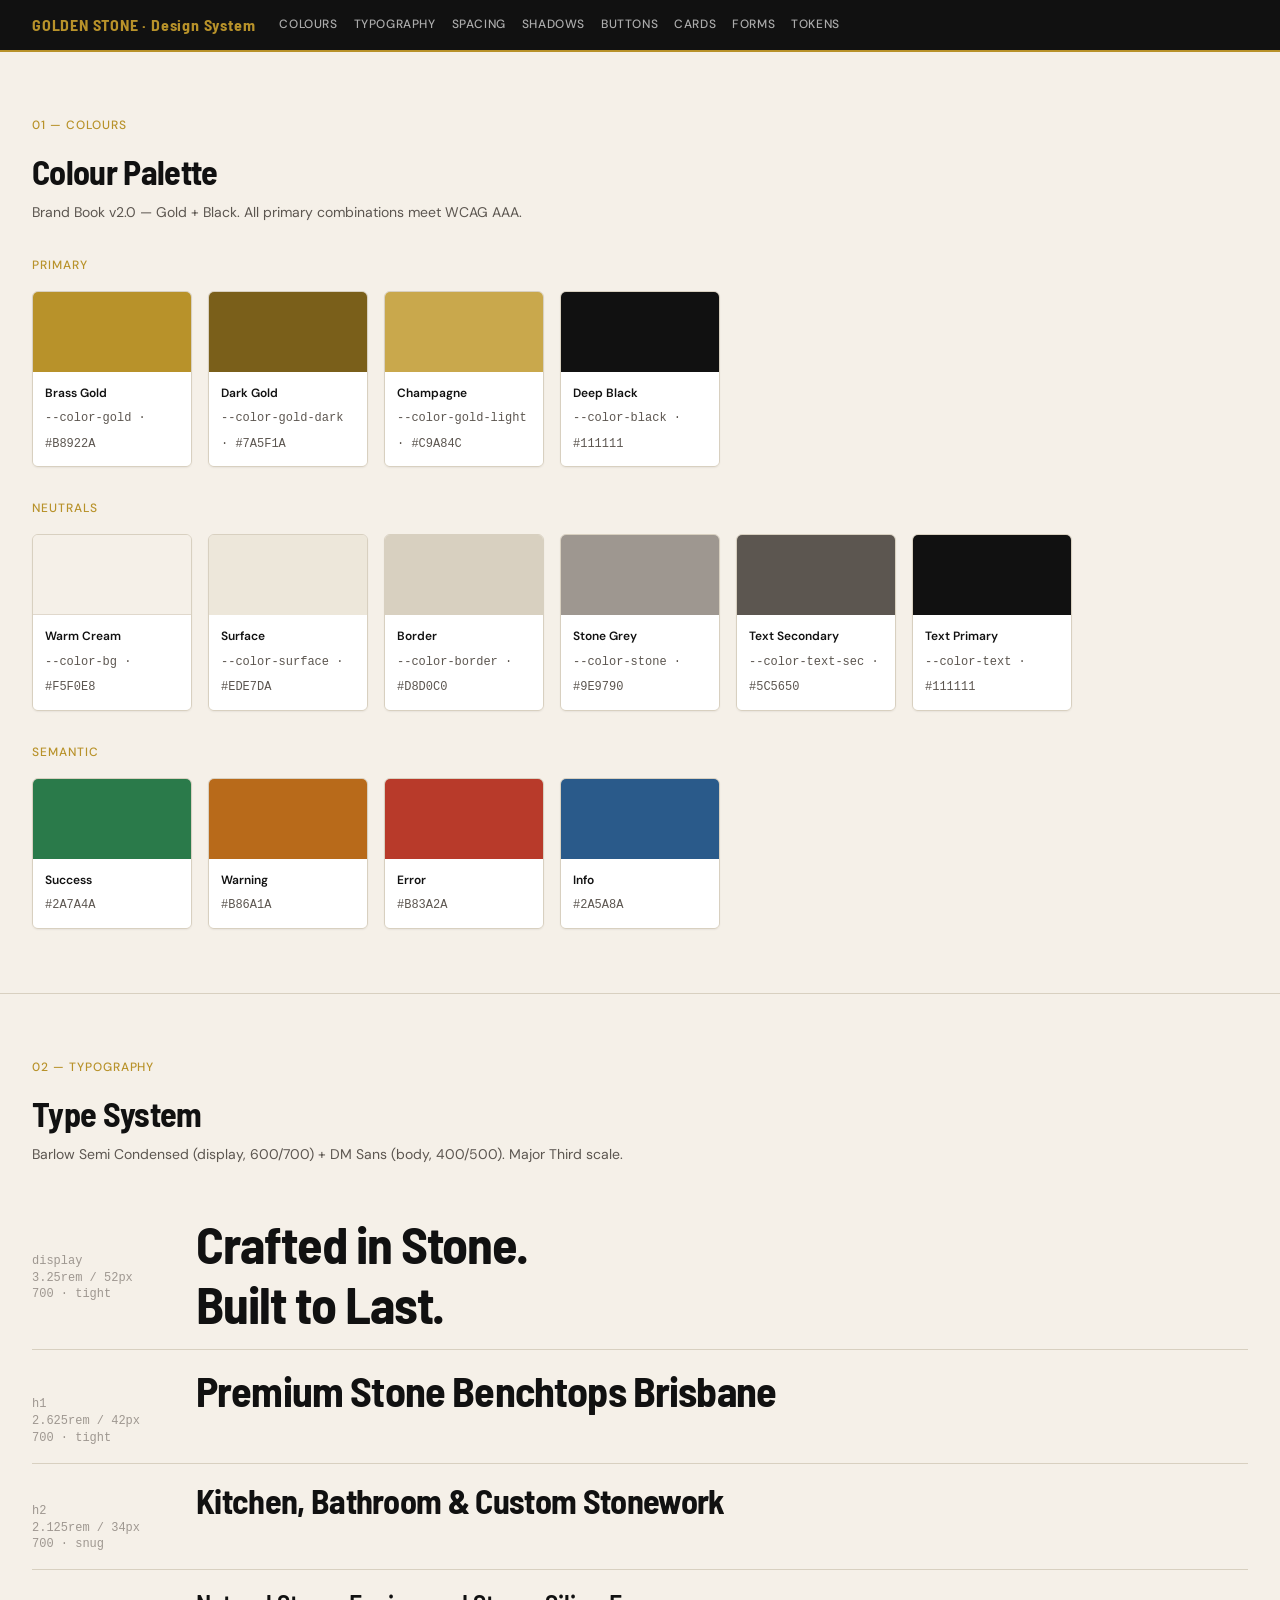
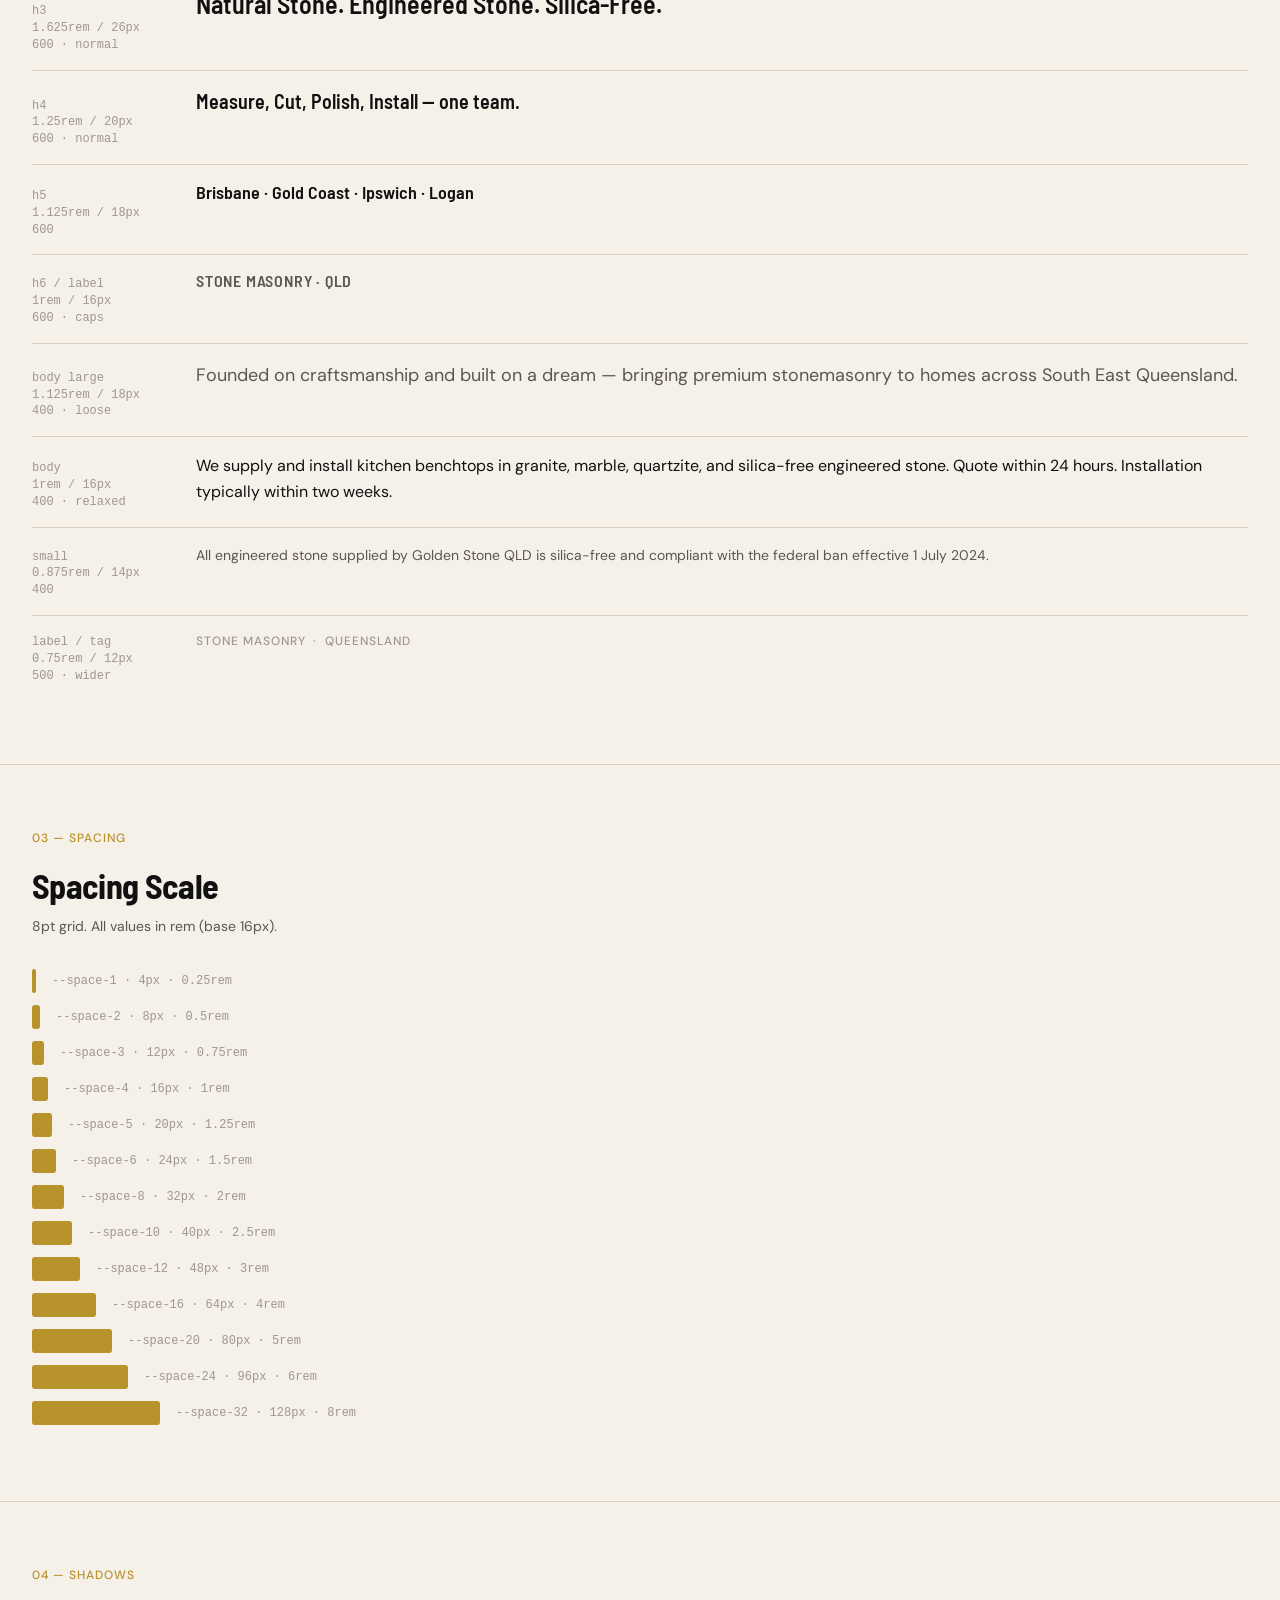
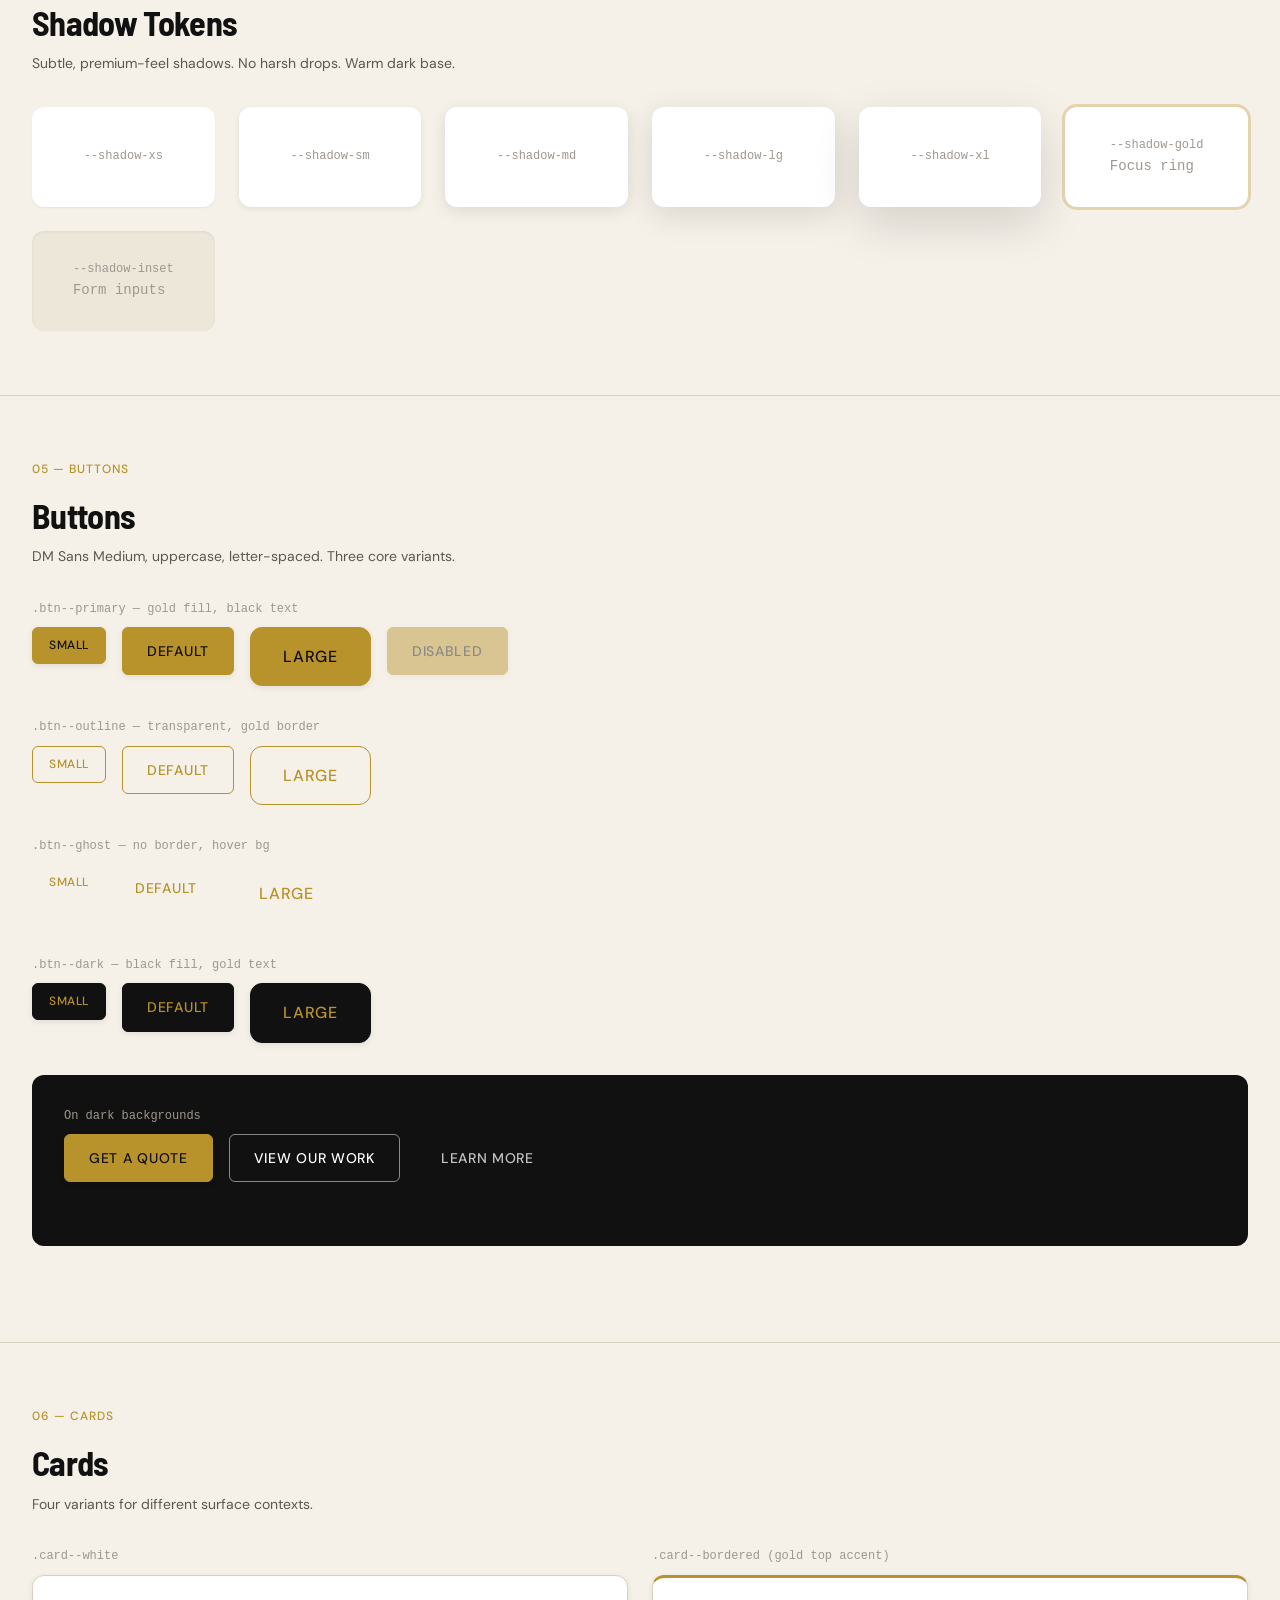
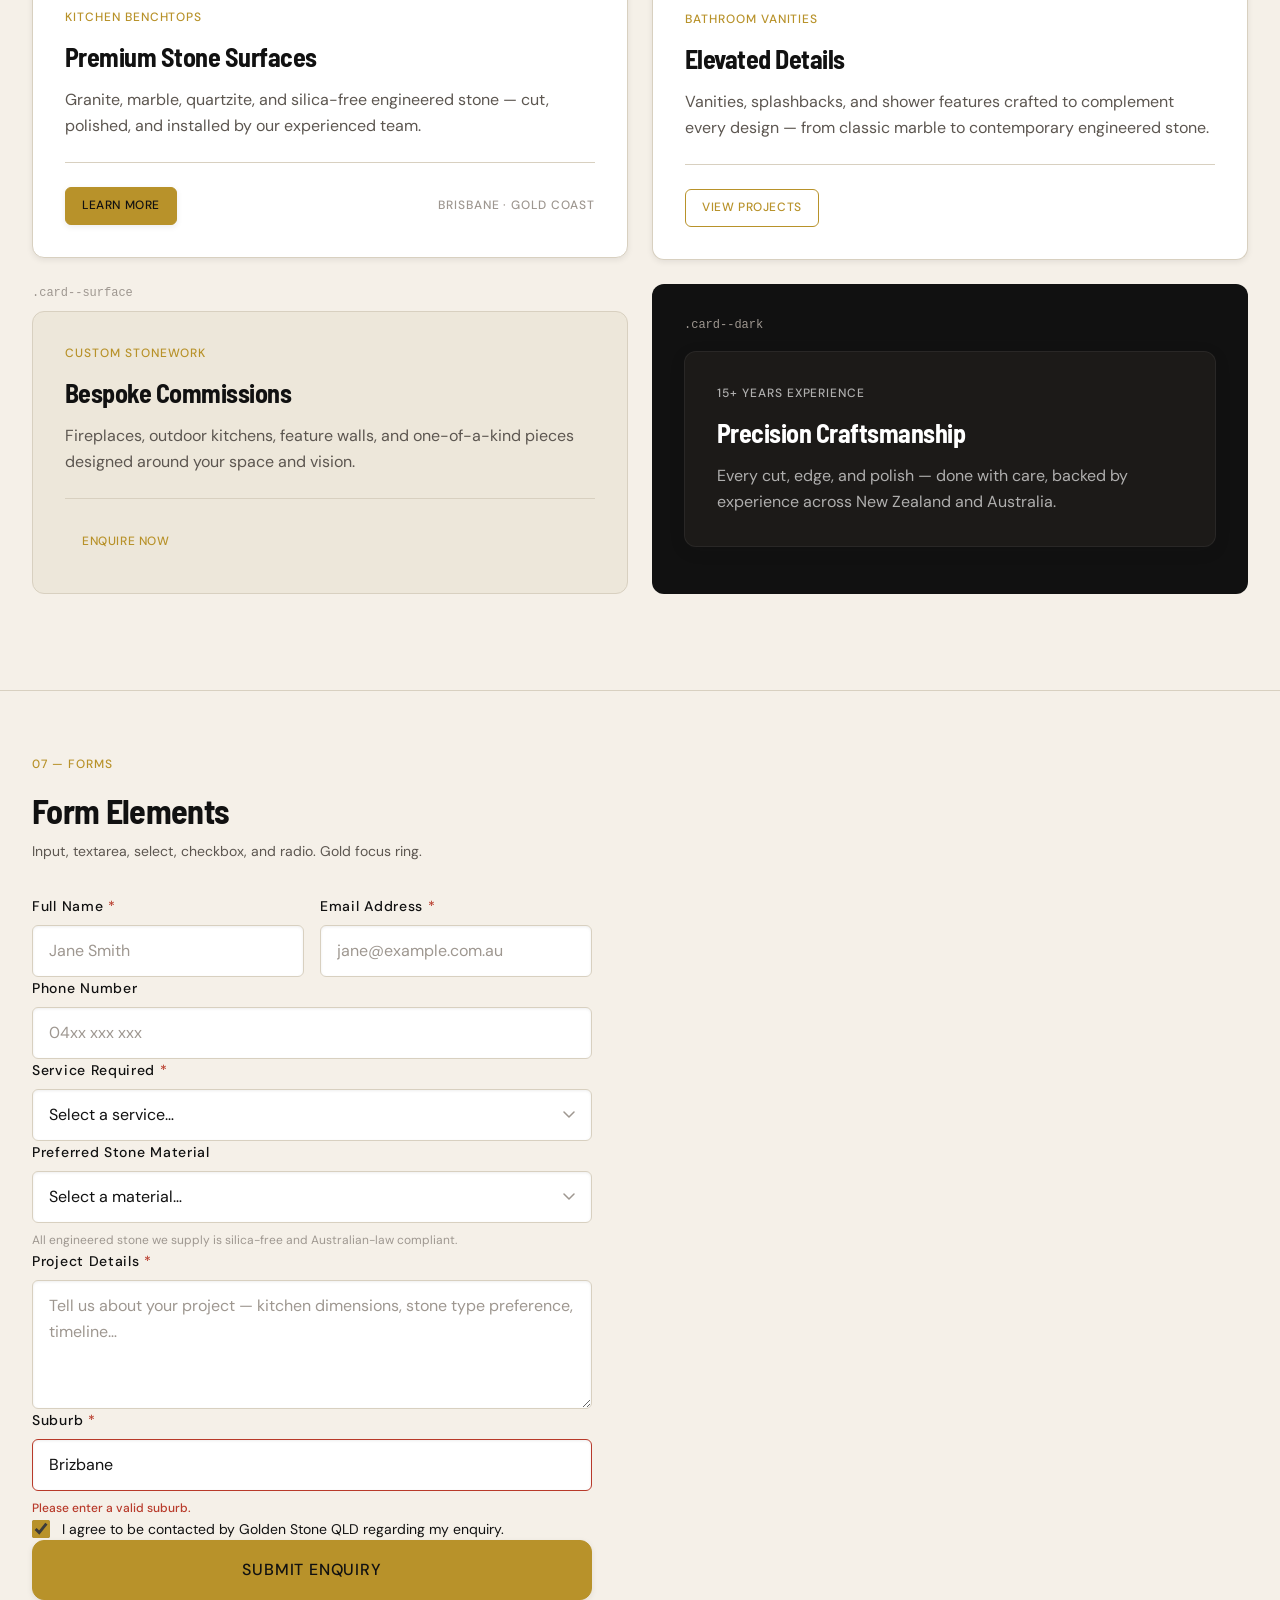
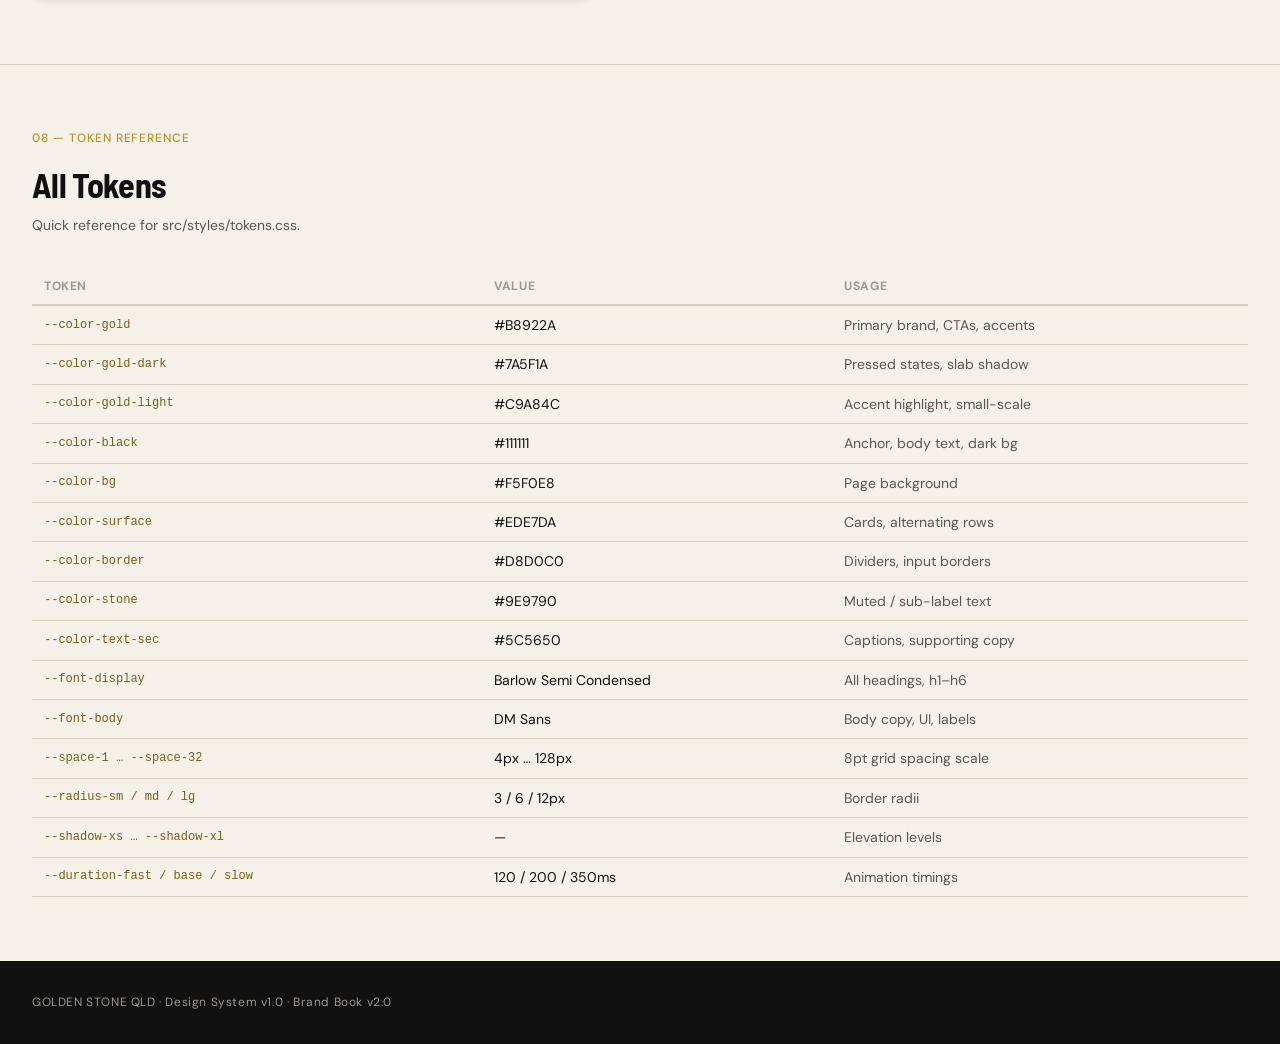
<file: docs/design-system.html>
<!DOCTYPE html>
<html lang="en-AU">
<head>
  <meta charset="UTF-8">
  <meta name="viewport" content="width=device-width, initial-scale=1.0">
  <title>Design System — Golden Stone QLD</title>
  <link rel="stylesheet" href="../src/styles/tokens.css">
  <link rel="stylesheet" href="../src/styles/reset.css">
  <link rel="stylesheet" href="../src/styles/base.css">
  <link rel="stylesheet" href="../src/styles/components.css">
  <style>
    /* ── Demo-page chrome ── */
    body { background: var(--color-bg); }

    .ds-nav {
      position: sticky; top: 0; z-index: 50;
      background: var(--color-black);
      border-bottom: 2px solid var(--color-gold);
      padding: var(--space-3) 0;
    }
    .ds-nav__inner {
      display: flex; align-items: center; gap: var(--space-6);
      flex-wrap: wrap;
    }
    .ds-nav__brand {
      font-family: var(--font-display);
      font-weight: var(--font-bold);
      font-size: var(--text-base);
      color: var(--color-gold);
      letter-spacing: var(--tracking-wide);
      text-decoration: none;
    }
    .ds-nav__links { display: flex; gap: var(--space-4); flex-wrap: wrap; }
    .ds-nav__links a {
      font-size: var(--text-xs); font-weight: var(--font-medium);
      color: rgba(255,255,255,0.65);
      text-decoration: none; letter-spacing: var(--tracking-wide);
      text-transform: uppercase;
      transition: var(--transition-colour);
    }
    .ds-nav__links a:hover { color: var(--color-gold); }

    .ds-section {
      padding: var(--space-16) 0;
      border-bottom: 1px solid var(--color-border);
    }
    .ds-section:last-child { border-bottom: none; }

    .ds-heading {
      font-family: var(--font-display);
      font-size: var(--text-3xl); font-weight: var(--font-bold);
      color: var(--color-black);
      letter-spacing: var(--tracking-tight);
      margin-bottom: var(--space-2);
    }
    .ds-subheading {
      font-size: var(--text-sm); color: var(--color-text-sec);
      margin-bottom: var(--space-8);
    }
    .ds-label {
      font-size: var(--text-xs); font-weight: var(--font-medium);
      letter-spacing: var(--tracking-wider); text-transform: uppercase;
      color: var(--color-gold); margin-bottom: var(--space-4);
      display: block;
    }
    .ds-row {
      display: flex; flex-wrap: wrap; gap: var(--space-4);
      margin-bottom: var(--space-8);
      align-items: flex-start;
    }
    .ds-row--col { flex-direction: column; }

    /* ── Colour swatches ── */
    .swatch-grid {
      display: grid;
      grid-template-columns: repeat(auto-fill, minmax(140px, 1fr));
      gap: var(--space-4);
    }
    .swatch {
      border-radius: var(--radius-md);
      overflow: hidden;
      border: 1px solid var(--color-border);
      box-shadow: var(--shadow-xs);
    }
    .swatch__colour { height: 80px; }
    .swatch__info {
      padding: var(--space-3);
      background: var(--color-white);
    }
    .swatch__name {
      font-size: var(--text-xs); font-weight: var(--font-semibold);
      color: var(--color-text); display: block;
    }
    .swatch__hex {
      font-size: var(--text-xs); color: var(--color-text-sec);
      font-family: 'Courier New', monospace;
    }

    /* ── Typography specimen ── */
    .type-row {
      display: flex; align-items: baseline; gap: var(--space-6);
      padding: var(--space-4) 0;
      border-bottom: 1px solid var(--color-border);
    }
    .type-row__meta {
      flex-shrink: 0; width: 140px;
      font-size: var(--text-xs); color: var(--color-stone);
      font-family: 'Courier New', monospace;
      line-height: 1.4;
    }

    /* ── Spacing scale ── */
    .space-row {
      display: flex; align-items: center; gap: var(--space-4);
      margin-bottom: var(--space-3);
    }
    .space-row__bar {
      background: var(--color-gold);
      height: 24px;
      border-radius: var(--radius-sm);
      flex-shrink: 0;
    }
    .space-row__label {
      font-size: var(--text-xs); color: var(--color-stone);
      font-family: 'Courier New', monospace; white-space: nowrap;
    }

    /* ── Shadow samples ── */
    .shadow-grid {
      display: grid;
      grid-template-columns: repeat(auto-fill, minmax(180px, 1fr));
      gap: var(--space-6);
    }
    .shadow-sample {
      background: var(--color-white);
      border-radius: var(--radius-lg);
      padding: var(--space-6);
      display: flex; align-items: center; justify-content: center;
      flex-direction: column; gap: var(--space-3);
      min-height: 100px;
    }
    .shadow-sample__name {
      font-size: var(--text-xs); color: var(--color-stone);
      font-family: 'Courier New', monospace;
    }

    /* ── Variants label ── */
    .variant-label {
      font-size: var(--text-xs); color: var(--color-stone);
      font-family: 'Courier New', monospace;
      margin-bottom: var(--space-2); display: block;
    }
    .variant-group {
      margin-bottom: var(--space-8);
    }

    /* ── Dark demo box ── */
    .dark-box {
      background: var(--color-black);
      border-radius: var(--radius-lg);
      padding: var(--space-8);
    }

    /* ── Form demo ── */
    .form-demo { max-width: 560px; }

    /* ── Token table ── */
    .token-table { width: 100%; border-collapse: collapse; font-size: var(--text-sm); }
    .token-table th {
      text-align: left; padding: var(--space-2) var(--space-3);
      font-size: var(--text-xs); text-transform: uppercase;
      letter-spacing: var(--tracking-wide); color: var(--color-stone);
      border-bottom: 2px solid var(--color-border);
    }
    .token-table td {
      padding: var(--space-2) var(--space-3);
      border-bottom: 1px solid var(--color-border);
      vertical-align: middle;
    }
    .token-table td:first-child {
      font-family: 'Courier New', monospace;
      color: var(--color-gold-dark);
      font-size: var(--text-xs);
    }
    .token-table td:last-child { color: var(--color-text-sec); }
  </style>
</head>
<body>

  <!-- ── Demo nav ── -->
  <nav class="ds-nav" aria-label="Design system navigation">
    <div class="container ds-nav__inner">
      <a href="#" class="ds-nav__brand">GOLDEN STONE · Design System</a>
      <div class="ds-nav__links">
        <a href="#colours">Colours</a>
        <a href="#typography">Typography</a>
        <a href="#spacing">Spacing</a>
        <a href="#shadows">Shadows</a>
        <a href="#buttons">Buttons</a>
        <a href="#cards">Cards</a>
        <a href="#forms">Forms</a>
        <a href="#tokens">Tokens</a>
      </div>
    </div>
  </nav>

  <main>

    <!-- ══════════════════════════════════════════════════════════════════
         COLOURS
    ══════════════════════════════════════════════════════════════════ -->
    <section class="ds-section" id="colours">
      <div class="container">
        <p class="ds-label">01 — Colours</p>
        <h2 class="ds-heading">Colour Palette</h2>
        <p class="ds-subheading">Brand Book v2.0 — Gold + Black. All primary combinations meet WCAG AAA.</p>

        <span class="ds-label">Primary</span>
        <div class="swatch-grid" style="margin-bottom: var(--space-8)">
          <div class="swatch">
            <div class="swatch__colour" style="background:#B8922A"></div>
            <div class="swatch__info">
              <span class="swatch__name">Brass Gold</span>
              <span class="swatch__hex">--color-gold · #B8922A</span>
            </div>
          </div>
          <div class="swatch">
            <div class="swatch__colour" style="background:#7A5F1A"></div>
            <div class="swatch__info">
              <span class="swatch__name">Dark Gold</span>
              <span class="swatch__hex">--color-gold-dark · #7A5F1A</span>
            </div>
          </div>
          <div class="swatch">
            <div class="swatch__colour" style="background:#C9A84C"></div>
            <div class="swatch__info">
              <span class="swatch__name">Champagne</span>
              <span class="swatch__hex">--color-gold-light · #C9A84C</span>
            </div>
          </div>
          <div class="swatch">
            <div class="swatch__colour" style="background:#111111"></div>
            <div class="swatch__info">
              <span class="swatch__name">Deep Black</span>
              <span class="swatch__hex">--color-black · #111111</span>
            </div>
          </div>
        </div>

        <span class="ds-label">Neutrals</span>
        <div class="swatch-grid" style="margin-bottom: var(--space-8)">
          <div class="swatch">
            <div class="swatch__colour" style="background:#F5F0E8; border-bottom:1px solid #E0D8CC"></div>
            <div class="swatch__info">
              <span class="swatch__name">Warm Cream</span>
              <span class="swatch__hex">--color-bg · #F5F0E8</span>
            </div>
          </div>
          <div class="swatch">
            <div class="swatch__colour" style="background:#EDE7DA"></div>
            <div class="swatch__info">
              <span class="swatch__name">Surface</span>
              <span class="swatch__hex">--color-surface · #EDE7DA</span>
            </div>
          </div>
          <div class="swatch">
            <div class="swatch__colour" style="background:#D8D0C0"></div>
            <div class="swatch__info">
              <span class="swatch__name">Border</span>
              <span class="swatch__hex">--color-border · #D8D0C0</span>
            </div>
          </div>
          <div class="swatch">
            <div class="swatch__colour" style="background:#9E9790"></div>
            <div class="swatch__info">
              <span class="swatch__name">Stone Grey</span>
              <span class="swatch__hex">--color-stone · #9E9790</span>
            </div>
          </div>
          <div class="swatch">
            <div class="swatch__colour" style="background:#5C5650"></div>
            <div class="swatch__info">
              <span class="swatch__name">Text Secondary</span>
              <span class="swatch__hex">--color-text-sec · #5C5650</span>
            </div>
          </div>
          <div class="swatch">
            <div class="swatch__colour" style="background:#111111"></div>
            <div class="swatch__info">
              <span class="swatch__name">Text Primary</span>
              <span class="swatch__hex">--color-text · #111111</span>
            </div>
          </div>
        </div>

        <span class="ds-label">Semantic</span>
        <div class="swatch-grid">
          <div class="swatch">
            <div class="swatch__colour" style="background:#2A7A4A"></div>
            <div class="swatch__info"><span class="swatch__name">Success</span><span class="swatch__hex">#2A7A4A</span></div>
          </div>
          <div class="swatch">
            <div class="swatch__colour" style="background:#B86A1A"></div>
            <div class="swatch__info"><span class="swatch__name">Warning</span><span class="swatch__hex">#B86A1A</span></div>
          </div>
          <div class="swatch">
            <div class="swatch__colour" style="background:#B83A2A"></div>
            <div class="swatch__info"><span class="swatch__name">Error</span><span class="swatch__hex">#B83A2A</span></div>
          </div>
          <div class="swatch">
            <div class="swatch__colour" style="background:#2A5A8A"></div>
            <div class="swatch__info"><span class="swatch__name">Info</span><span class="swatch__hex">#2A5A8A</span></div>
          </div>
        </div>
      </div>
    </section>

    <!-- ══════════════════════════════════════════════════════════════════
         TYPOGRAPHY
    ══════════════════════════════════════════════════════════════════ -->
    <section class="ds-section" id="typography">
      <div class="container">
        <p class="ds-label">02 — Typography</p>
        <h2 class="ds-heading">Type System</h2>
        <p class="ds-subheading">Barlow Semi Condensed (display, 600/700) + DM Sans (body, 400/500). Major Third scale.</p>

        <div class="type-row">
          <div class="type-row__meta">display<br>3.25rem / 52px<br>700 · tight</div>
          <div class="display">Crafted in Stone.<br>Built to Last.</div>
        </div>
        <div class="type-row">
          <div class="type-row__meta">h1<br>2.625rem / 42px<br>700 · tight</div>
          <h1 style="max-width:none">Premium Stone Benchtops Brisbane</h1>
        </div>
        <div class="type-row">
          <div class="type-row__meta">h2<br>2.125rem / 34px<br>700 · snug</div>
          <h2 style="max-width:none">Kitchen, Bathroom &amp; Custom Stonework</h2>
        </div>
        <div class="type-row">
          <div class="type-row__meta">h3<br>1.625rem / 26px<br>600 · normal</div>
          <h3>Natural Stone. Engineered Stone. Silica-Free.</h3>
        </div>
        <div class="type-row">
          <div class="type-row__meta">h4<br>1.25rem / 20px<br>600 · normal</div>
          <h4>Measure, Cut, Polish, Install — one team.</h4>
        </div>
        <div class="type-row">
          <div class="type-row__meta">h5<br>1.125rem / 18px<br>600</div>
          <h5>Brisbane · Gold Coast · Ipswich · Logan</h5>
        </div>
        <div class="type-row">
          <div class="type-row__meta">h6 / label<br>1rem / 16px<br>600 · caps</div>
          <h6>Stone Masonry · QLD</h6>
        </div>
        <div class="type-row">
          <div class="type-row__meta">body large<br>1.125rem / 18px<br>400 · loose</div>
          <p class="lead" style="max-width:none">Founded on craftsmanship and built on a dream — bringing premium stonemasonry to homes across South East Queensland.</p>
        </div>
        <div class="type-row">
          <div class="type-row__meta">body<br>1rem / 16px<br>400 · relaxed</div>
          <p style="max-width:none">We supply and install kitchen benchtops in granite, marble, quartzite, and silica-free engineered stone. Quote within 24 hours. Installation typically within two weeks.</p>
        </div>
        <div class="type-row">
          <div class="type-row__meta">small<br>0.875rem / 14px<br>400</div>
          <small>All engineered stone supplied by Golden Stone QLD is silica-free and compliant with the federal ban effective 1 July 2024.</small>
        </div>
        <div class="type-row" style="border:none">
          <div class="type-row__meta">label / tag<br>0.75rem / 12px<br>500 · wider</div>
          <span class="label">Stone Masonry &nbsp;·&nbsp; Queensland</span>
        </div>
      </div>
    </section>

    <!-- ══════════════════════════════════════════════════════════════════
         SPACING
    ══════════════════════════════════════════════════════════════════ -->
    <section class="ds-section" id="spacing">
      <div class="container">
        <p class="ds-label">03 — Spacing</p>
        <h2 class="ds-heading">Spacing Scale</h2>
        <p class="ds-subheading">8pt grid. All values in rem (base 16px).</p>

        <div>
          <div class="space-row"><div class="space-row__bar" style="width:4px"></div><span class="space-row__label">--space-1 · 4px · 0.25rem</span></div>
          <div class="space-row"><div class="space-row__bar" style="width:8px"></div><span class="space-row__label">--space-2 · 8px · 0.5rem</span></div>
          <div class="space-row"><div class="space-row__bar" style="width:12px"></div><span class="space-row__label">--space-3 · 12px · 0.75rem</span></div>
          <div class="space-row"><div class="space-row__bar" style="width:16px"></div><span class="space-row__label">--space-4 · 16px · 1rem</span></div>
          <div class="space-row"><div class="space-row__bar" style="width:20px"></div><span class="space-row__label">--space-5 · 20px · 1.25rem</span></div>
          <div class="space-row"><div class="space-row__bar" style="width:24px"></div><span class="space-row__label">--space-6 · 24px · 1.5rem</span></div>
          <div class="space-row"><div class="space-row__bar" style="width:32px"></div><span class="space-row__label">--space-8 · 32px · 2rem</span></div>
          <div class="space-row"><div class="space-row__bar" style="width:40px"></div><span class="space-row__label">--space-10 · 40px · 2.5rem</span></div>
          <div class="space-row"><div class="space-row__bar" style="width:48px"></div><span class="space-row__label">--space-12 · 48px · 3rem</span></div>
          <div class="space-row"><div class="space-row__bar" style="width:64px"></div><span class="space-row__label">--space-16 · 64px · 4rem</span></div>
          <div class="space-row"><div class="space-row__bar" style="width:80px"></div><span class="space-row__label">--space-20 · 80px · 5rem</span></div>
          <div class="space-row"><div class="space-row__bar" style="width:96px"></div><span class="space-row__label">--space-24 · 96px · 6rem</span></div>
          <div class="space-row"><div class="space-row__bar" style="width:128px"></div><span class="space-row__label">--space-32 · 128px · 8rem</span></div>
        </div>
      </div>
    </section>

    <!-- ══════════════════════════════════════════════════════════════════
         SHADOWS
    ══════════════════════════════════════════════════════════════════ -->
    <section class="ds-section" id="shadows">
      <div class="container">
        <p class="ds-label">04 — Shadows</p>
        <h2 class="ds-heading">Shadow Tokens</h2>
        <p class="ds-subheading">Subtle, premium-feel shadows. No harsh drops. Warm dark base.</p>

        <div class="shadow-grid">
          <div class="shadow-sample" style="box-shadow: var(--shadow-xs)">
            <span class="shadow-sample__name">--shadow-xs</span>
          </div>
          <div class="shadow-sample" style="box-shadow: var(--shadow-sm)">
            <span class="shadow-sample__name">--shadow-sm</span>
          </div>
          <div class="shadow-sample" style="box-shadow: var(--shadow-md)">
            <span class="shadow-sample__name">--shadow-md</span>
          </div>
          <div class="shadow-sample" style="box-shadow: var(--shadow-lg)">
            <span class="shadow-sample__name">--shadow-lg</span>
          </div>
          <div class="shadow-sample" style="box-shadow: var(--shadow-xl)">
            <span class="shadow-sample__name">--shadow-xl</span>
          </div>
          <div class="shadow-sample" style="box-shadow: var(--shadow-gold)">
            <span class="shadow-sample__name">--shadow-gold<br><small style="color:var(--color-stone)">Focus ring</small></span>
          </div>
          <div class="shadow-sample" style="box-shadow: var(--shadow-inset); background:var(--color-surface)">
            <span class="shadow-sample__name">--shadow-inset<br><small style="color:var(--color-stone)">Form inputs</small></span>
          </div>
        </div>
      </div>
    </section>

    <!-- ══════════════════════════════════════════════════════════════════
         BUTTONS
    ══════════════════════════════════════════════════════════════════ -->
    <section class="ds-section" id="buttons">
      <div class="container">
        <p class="ds-label">05 — Buttons</p>
        <h2 class="ds-heading">Buttons</h2>
        <p class="ds-subheading">DM Sans Medium, uppercase, letter-spaced. Three core variants.</p>

        <div class="variant-group">
          <span class="variant-label">.btn--primary — gold fill, black text</span>
          <div class="ds-row">
            <a href="#" class="btn btn--primary btn--sm">Small</a>
            <a href="#" class="btn btn--primary">Default</a>
            <a href="#" class="btn btn--primary btn--lg">Large</a>
            <a href="#" class="btn btn--primary" aria-disabled="true">Disabled</a>
          </div>
        </div>

        <div class="variant-group">
          <span class="variant-label">.btn--outline — transparent, gold border</span>
          <div class="ds-row">
            <a href="#" class="btn btn--outline btn--sm">Small</a>
            <a href="#" class="btn btn--outline">Default</a>
            <a href="#" class="btn btn--outline btn--lg">Large</a>
          </div>
        </div>

        <div class="variant-group">
          <span class="variant-label">.btn--ghost — no border, hover bg</span>
          <div class="ds-row">
            <a href="#" class="btn btn--ghost btn--sm">Small</a>
            <a href="#" class="btn btn--ghost">Default</a>
            <a href="#" class="btn btn--ghost btn--lg">Large</a>
          </div>
        </div>

        <div class="variant-group">
          <span class="variant-label">.btn--dark — black fill, gold text</span>
          <div class="ds-row">
            <a href="#" class="btn btn--dark btn--sm">Small</a>
            <a href="#" class="btn btn--dark">Default</a>
            <a href="#" class="btn btn--dark btn--lg">Large</a>
          </div>
        </div>

        <div class="variant-group dark-box">
          <span class="variant-label" style="color:var(--color-stone)">On dark backgrounds</span>
          <div class="ds-row">
            <a href="#" class="btn btn--primary">Get a Quote</a>
            <a href="#" class="btn btn--outline-light">View Our Work</a>
            <a href="#" class="btn btn--ghost-light">Learn More</a>
          </div>
        </div>
      </div>
    </section>

    <!-- ══════════════════════════════════════════════════════════════════
         CARDS
    ══════════════════════════════════════════════════════════════════ -->
    <section class="ds-section" id="cards">
      <div class="container">
        <p class="ds-label">06 — Cards</p>
        <h2 class="ds-heading">Cards</h2>
        <p class="ds-subheading">Four variants for different surface contexts.</p>

        <div class="grid grid-2" style="gap: var(--space-6); margin-bottom: var(--space-8)">

          <div>
            <span class="variant-label">.card--white</span>
            <div class="card card--white">
              <p class="card__label">Kitchen Benchtops</p>
              <h3 class="card__title">Premium Stone Surfaces</h3>
              <p class="card__body">Granite, marble, quartzite, and silica-free engineered stone — cut, polished, and installed by our experienced team.</p>
              <div class="card__footer">
                <a href="#" class="btn btn--primary btn--sm">Learn More</a>
                <span class="label">Brisbane · Gold Coast</span>
              </div>
            </div>
          </div>

          <div>
            <span class="variant-label">.card--bordered (gold top accent)</span>
            <div class="card card--bordered">
              <p class="card__label">Bathroom Vanities</p>
              <h3 class="card__title">Elevated Details</h3>
              <p class="card__body">Vanities, splashbacks, and shower features crafted to complement every design — from classic marble to contemporary engineered stone.</p>
              <div class="card__footer">
                <a href="#" class="btn btn--outline btn--sm">View Projects</a>
              </div>
            </div>
          </div>

          <div>
            <span class="variant-label">.card--surface</span>
            <div class="card card--surface">
              <p class="card__label">Custom Stonework</p>
              <h3 class="card__title">Bespoke Commissions</h3>
              <p class="card__body">Fireplaces, outdoor kitchens, feature walls, and one-of-a-kind pieces designed around your space and vision.</p>
              <div class="card__footer">
                <a href="#" class="btn btn--ghost btn--sm">Enquire Now</a>
              </div>
            </div>
          </div>

          <div class="dark-box">
            <span class="variant-label" style="color:var(--color-stone);">.card--dark</span>
            <div class="card card--dark" style="margin-top: var(--space-4)">
              <p class="card__label">15+ Years Experience</p>
              <h3 class="card__title" style="color:var(--color-white)">Precision Craftsmanship</h3>
              <p class="card__body">Every cut, edge, and polish — done with care, backed by experience across New Zealand and Australia.</p>
            </div>
          </div>

        </div>
      </div>
    </section>

    <!-- ══════════════════════════════════════════════════════════════════
         FORMS
    ══════════════════════════════════════════════════════════════════ -->
    <section class="ds-section" id="forms">
      <div class="container">
        <p class="ds-label">07 — Forms</p>
        <h2 class="ds-heading">Form Elements</h2>
        <p class="ds-subheading">Input, textarea, select, checkbox, and radio. Gold focus ring.</p>

        <div class="form-demo">
          <form class="form" onsubmit="return false">

            <div class="grid grid-2" style="gap: var(--space-4)">
              <div class="form-group">
                <label class="form-label form-label--required" for="demo-name">Full Name</label>
                <input class="form-input" type="text" id="demo-name" placeholder="Jane Smith" autocomplete="name">
              </div>
              <div class="form-group">
                <label class="form-label form-label--required" for="demo-email">Email Address</label>
                <input class="form-input" type="email" id="demo-email" placeholder="jane@example.com.au" autocomplete="email">
              </div>
            </div>

            <div class="form-group">
              <label class="form-label" for="demo-phone">Phone Number</label>
              <input class="form-input" type="tel" id="demo-phone" placeholder="04xx xxx xxx" autocomplete="tel">
            </div>

            <div class="form-group">
              <label class="form-label form-label--required" for="demo-service">Service Required</label>
              <select class="form-select" id="demo-service">
                <option value="">Select a service…</option>
                <option>Kitchen Benchtop</option>
                <option>Bathroom Vanity</option>
                <option>Custom Stonework</option>
                <option>Other</option>
              </select>
            </div>

            <div class="form-group">
              <label class="form-label" for="demo-material">Preferred Stone Material</label>
              <select class="form-select" id="demo-material">
                <option value="">Select a material…</option>
                <option>Granite</option>
                <option>Marble</option>
                <option>Quartzite</option>
                <option>Engineered Stone (silica-free)</option>
                <option>Not sure — need advice</option>
              </select>
              <span class="form-hint">All engineered stone we supply is silica-free and Australian-law compliant.</span>
            </div>

            <div class="form-group">
              <label class="form-label form-label--required" for="demo-message">Project Details</label>
              <textarea class="form-textarea" id="demo-message" rows="4" placeholder="Tell us about your project — kitchen dimensions, stone type preference, timeline…"></textarea>
            </div>

            <div class="form-group">
              <!-- Error state demo -->
              <label class="form-label form-label--required" for="demo-suburb">Suburb</label>
              <input class="form-input form-input--error" type="text" id="demo-suburb" value="Brizbane" aria-describedby="suburb-error">
              <span class="form-error" id="suburb-error">Please enter a valid suburb.</span>
            </div>

            <div class="form-group">
              <label class="form-check">
                <input class="form-check__input" type="checkbox" checked>
                <span class="form-check__label">I agree to be contacted by Golden Stone QLD regarding my enquiry.</span>
              </label>
            </div>

            <div class="form-group">
              <button type="submit" class="btn btn--primary btn--lg">Submit Enquiry</button>
            </div>

          </form>
        </div>
      </div>
    </section>

    <!-- ══════════════════════════════════════════════════════════════════
         TOKEN REFERENCE
    ══════════════════════════════════════════════════════════════════ -->
    <section class="ds-section" id="tokens">
      <div class="container">
        <p class="ds-label">08 — Token Reference</p>
        <h2 class="ds-heading">All Tokens</h2>
        <p class="ds-subheading">Quick reference for src/styles/tokens.css.</p>

        <table class="token-table">
          <thead>
            <tr><th>Token</th><th>Value</th><th>Usage</th></tr>
          </thead>
          <tbody>
            <tr><td>--color-gold</td><td>#B8922A</td><td>Primary brand, CTAs, accents</td></tr>
            <tr><td>--color-gold-dark</td><td>#7A5F1A</td><td>Pressed states, slab shadow</td></tr>
            <tr><td>--color-gold-light</td><td>#C9A84C</td><td>Accent highlight, small-scale</td></tr>
            <tr><td>--color-black</td><td>#111111</td><td>Anchor, body text, dark bg</td></tr>
            <tr><td>--color-bg</td><td>#F5F0E8</td><td>Page background</td></tr>
            <tr><td>--color-surface</td><td>#EDE7DA</td><td>Cards, alternating rows</td></tr>
            <tr><td>--color-border</td><td>#D8D0C0</td><td>Dividers, input borders</td></tr>
            <tr><td>--color-stone</td><td>#9E9790</td><td>Muted / sub-label text</td></tr>
            <tr><td>--color-text-sec</td><td>#5C5650</td><td>Captions, supporting copy</td></tr>
            <tr><td>--font-display</td><td>Barlow Semi Condensed</td><td>All headings, h1–h6</td></tr>
            <tr><td>--font-body</td><td>DM Sans</td><td>Body copy, UI, labels</td></tr>
            <tr><td>--space-1 … --space-32</td><td>4px … 128px</td><td>8pt grid spacing scale</td></tr>
            <tr><td>--radius-sm / md / lg</td><td>3 / 6 / 12px</td><td>Border radii</td></tr>
            <tr><td>--shadow-xs … --shadow-xl</td><td>—</td><td>Elevation levels</td></tr>
            <tr><td>--duration-fast / base / slow</td><td>120 / 200 / 350ms</td><td>Animation timings</td></tr>
          </tbody>
        </table>
      </div>
    </section>

  </main>

  <!-- ── Demo footer ── -->
  <footer style="background:var(--color-black); color:var(--color-stone); padding: var(--space-8) 0; text-align:centre; font-size:var(--text-xs); letter-spacing:var(--tracking-wide)">
    <div class="container">
      GOLDEN STONE QLD · Design System v1.0 · Brand Book v2.0
    </div>
  </footer>

</body>
</html>
</file>
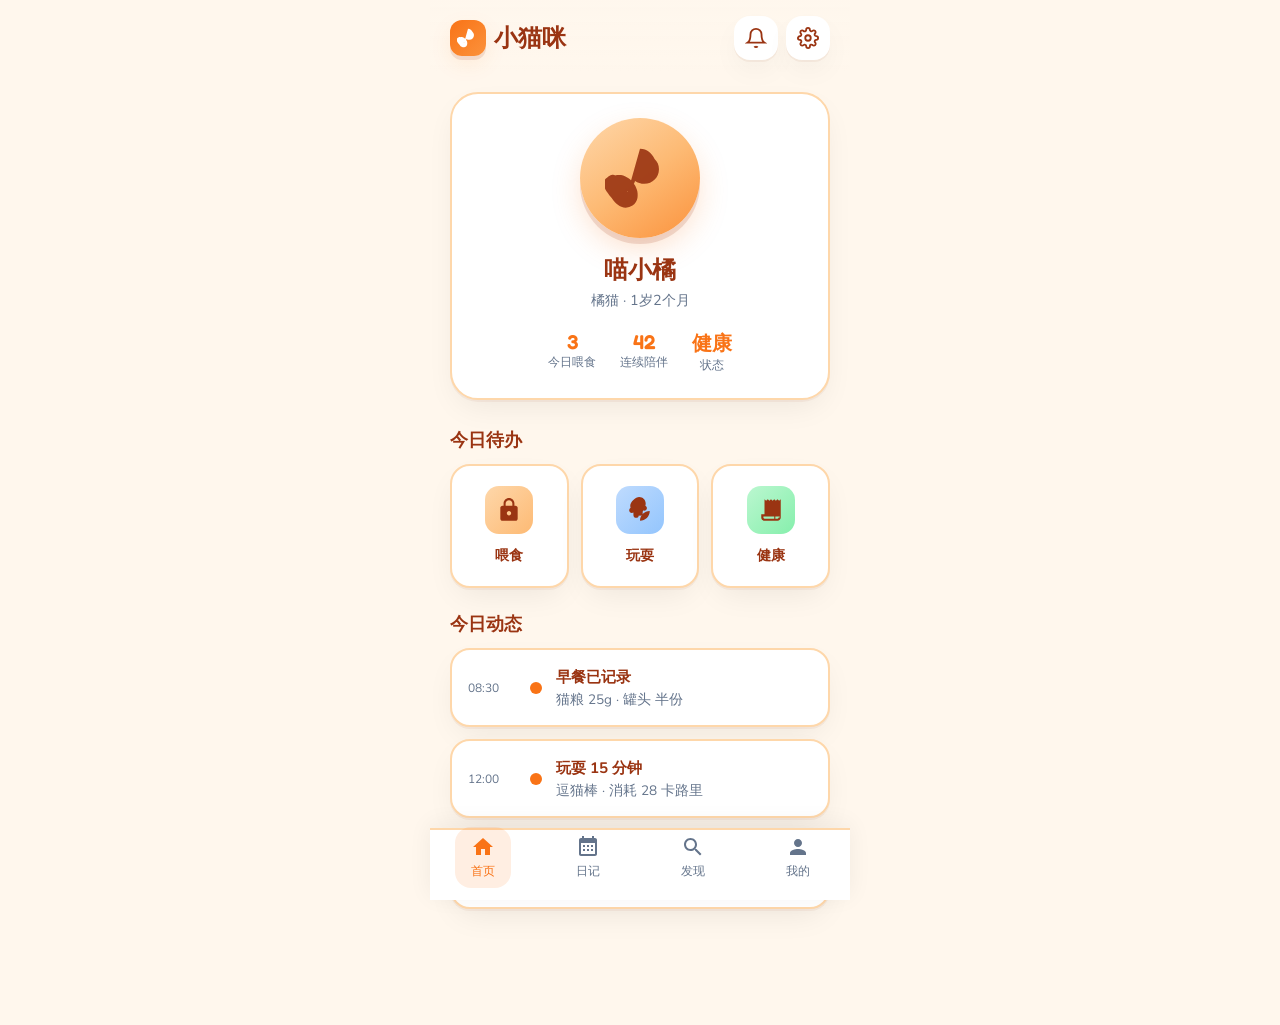
<file: .claude/skills/ui-ux-pro-max-skill/preview/xiaomaomi-app.html>
<!DOCTYPE html>
<html lang="zh-CN">
<head>
  <meta charset="UTF-8">
  <meta name="viewport" content="width=device-width, initial-scale=1.0">
  <title>小猫咪 - 萌宠日常</title>
  <link rel="preconnect" href="https://fonts.googleapis.com">
  <link rel="preconnect" href="https://fonts.gstatic.com" crossorigin>
  <link href="https://fonts.googleapis.com/css2?family=Fredoka:wght@400;500;600;700&family=Nunito:wght@300;400;500;600;700&display=swap" rel="stylesheet">
  <style>
    :root {
      /* Pet Tech App 配色 - 来自 UI/UX Pro Max design system */
      --primary: #F97316;
      --primary-on: #0F172A;
      --secondary: #FB923C;
      --accent: #2563EB;
      --accent-on: #FFFFFF;
      --background: #FFF7ED;
      --foreground: #9A3412;
      --card: #FFFFFF;
      --card-foreground: #9A3412;
      --muted: #F1F0F0;
      --muted-foreground: #64748B;
      --border: #FED7AA;
      --destructive: #DC2626;
      --ring: #F97316;
      --radius-outer: 28px;
      --radius-card: 20px;
      --radius-btn: 16px;
      --shadow-clay: 0 4px 0 0 rgba(154, 52, 18, 0.12), 0 8px 24px -4px rgba(249, 115, 22, 0.15);
      --shadow-card: 0 2px 0 0 rgba(154, 52, 18, 0.06), 0 12px 32px -8px rgba(0,0,0,0.08);
    }

    * { box-sizing: border-box; margin: 0; padding: 0; }
    html { font-size: 16px; }
    body {
      font-family: 'Nunito', -apple-system, sans-serif;
      background: var(--background);
      color: var(--foreground);
      min-height: 100vh;
      padding-bottom: 80px;
      -webkit-font-smoothing: antialiased;
    }

    /* Header */
    .header {
      padding: 16px 20px 12px;
      display: flex;
      align-items: center;
      justify-content: space-between;
      background: linear-gradient(180deg, rgba(255,247,237,0.98) 0%, var(--background) 100%);
      position: sticky;
      top: 0;
      z-index: 10;
    }
    .logo {
      font-family: 'Fredoka', sans-serif;
      font-weight: 700;
      font-size: 1.5rem;
      color: var(--foreground);
      display: flex;
      align-items: center;
      gap: 8px;
    }
    .logo-icon {
      width: 36px;
      height: 36px;
      background: linear-gradient(135deg, var(--primary), var(--secondary));
      border-radius: 12px;
      display: flex;
      align-items: center;
      justify-content: center;
      box-shadow: var(--shadow-clay);
    }
    .logo-icon svg {
      width: 22px;
      height: 22px;
      fill: white;
    }
    .header-actions {
      display: flex;
      gap: 8px;
    }
    .icon-btn {
      width: 44px;
      height: 44px;
      border-radius: var(--radius-btn);
      border: none;
      background: var(--card);
      color: var(--foreground);
      cursor: pointer;
      display: flex;
      align-items: center;
      justify-content: center;
      box-shadow: var(--shadow-card);
      transition: transform 0.2s ease, box-shadow 0.2s ease;
    }
    .icon-btn:hover { transform: scale(0.96); }
    .icon-btn:focus-visible { outline: 2px solid var(--ring); outline-offset: 2px; }
    .icon-btn svg { width: 22px; height: 22px; }

    /* Hero - 主猫卡片 */
    .hero {
      padding: 20px;
      margin-bottom: 8px;
    }
    .hero-card {
      background: var(--card);
      border-radius: var(--radius-outer);
      padding: 24px;
      box-shadow: var(--shadow-card);
      border: 2px solid var(--border);
      text-align: center;
    }
    .cat-avatar {
      width: 120px;
      height: 120px;
      margin: 0 auto 16px;
      background: linear-gradient(145deg, #FED7AA 0%, #FDBA74 50%, #FB923C 100%);
      border-radius: 50%;
      display: flex;
      align-items: center;
      justify-content: center;
      box-shadow: 0 6px 0 0 rgba(154, 52, 18, 0.15), 0 12px 32px -4px rgba(249, 115, 22, 0.25);
    }
    .cat-avatar svg {
      width: 70px;
      height: 70px;
      fill: var(--foreground);
      opacity: 0.9;
    }
    .hero-card h1 {
      font-family: 'Fredoka', sans-serif;
      font-size: 1.5rem;
      color: var(--foreground);
      margin-bottom: 4px;
    }
    .hero-card .subtitle {
      font-size: 0.9rem;
      color: var(--muted-foreground);
      margin-bottom: 20px;
    }
    .stats-row {
      display: flex;
      justify-content: center;
      gap: 24px;
    }
    .stat {
      text-align: center;
    }
    .stat-value {
      font-family: 'Fredoka', sans-serif;
      font-weight: 600;
      font-size: 1.25rem;
      color: var(--primary);
    }
    .stat-label {
      font-size: 0.75rem;
      color: var(--muted-foreground);
    }

    /* 快捷操作区 */
    .section-title {
      font-family: 'Fredoka', sans-serif;
      font-size: 1.1rem;
      padding: 0 20px 12px;
      color: var(--foreground);
    }
    .quick-actions {
      padding: 0 20px 24px;
      display: grid;
      grid-template-columns: repeat(3, 1fr);
      gap: 12px;
    }
    .action-card {
      background: var(--card);
      border-radius: var(--radius-card);
      padding: 20px 12px;
      text-align: center;
      box-shadow: var(--shadow-card);
      border: 2px solid var(--border);
      cursor: pointer;
      transition: transform 0.2s ease, box-shadow 0.2s ease;
      text-decoration: none;
      color: inherit;
      display: block;
    }
    .action-card:hover {
      transform: translateY(-2px);
      box-shadow: 0 4px 0 0 rgba(154, 52, 18, 0.08), 0 16px 40px -8px rgba(0,0,0,0.12);
    }
    .action-card:focus-visible { outline: 2px solid var(--ring); outline-offset: 2px; }
    .action-icon {
      width: 48px;
      height: 48px;
      margin: 0 auto 10px;
      border-radius: 14px;
      display: flex;
      align-items: center;
      justify-content: center;
    }
    .action-card:nth-child(1) .action-icon { background: linear-gradient(135deg, #FED7AA, #FDBA74); }
    .action-card:nth-child(2) .action-icon { background: linear-gradient(135deg, #BFDBFE, #93C5FD); }
    .action-card:nth-child(3) .action-icon { background: linear-gradient(135deg, #BBF7D0, #86EFAC); }
    .action-icon svg { width: 26px; height: 26px; fill: var(--foreground); }
    .action-card span {
      font-size: 0.9rem;
      font-weight: 600;
      color: var(--foreground);
    }

    /* 今日动态 */
    .feed-section {
      padding: 0 20px 24px;
    }
    .feed-card {
      background: var(--card);
      border-radius: var(--radius-card);
      padding: 16px;
      margin-bottom: 12px;
      box-shadow: var(--shadow-card);
      border: 2px solid var(--border);
      display: flex;
      align-items: center;
      gap: 14px;
    }
    .feed-time {
      font-size: 0.75rem;
      color: var(--muted-foreground);
      min-width: 48px;
    }
    .feed-dot {
      width: 12px;
      height: 12px;
      border-radius: 50%;
      background: var(--primary);
      flex-shrink: 0;
    }
    .feed-content {
      flex: 1;
    }
    .feed-content strong {
      font-size: 0.95rem;
      color: var(--foreground);
    }
    .feed-content p {
      font-size: 0.85rem;
      color: var(--muted-foreground);
      margin-top: 2px;
    }

    /* 底部导航 */
    .bottom-nav {
      position: fixed;
      bottom: 0;
      left: 0;
      right: 0;
      height: 72px;
      background: var(--card);
      border-top: 2px solid var(--border);
      display: flex;
      justify-content: space-around;
      align-items: center;
      padding: 8px 0 24px;
      box-shadow: 0 -4px 24px rgba(0,0,0,0.06);
    }
    .nav-item {
      display: flex;
      flex-direction: column;
      align-items: center;
      gap: 4px;
      color: var(--muted-foreground);
      text-decoration: none;
      font-size: 0.75rem;
      padding: 8px 16px;
      border-radius: var(--radius-btn);
      transition: color 0.2s, background 0.2s;
    }
    .nav-item:hover, .nav-item.active {
      color: var(--primary);
    }
    .nav-item.active {
      background: rgba(249, 115, 22, 0.12);
    }
    .nav-item svg {
      width: 24px;
      height: 24px;
      fill: currentColor;
    }

    /* 响应式 */
    @media (min-width: 768px) {
      body { max-width: 420px; margin: 0 auto; }
      .bottom-nav { max-width: 420px; left: 50%; transform: translateX(-50%); }
    }
  </style>
</head>
<body>
  <header class="header">
    <div class="logo">
      <div class="logo-icon" aria-hidden="true">
        <svg viewBox="0 0 24 24" xmlns="http://www.w3.org/2000/svg"><path d="M12 2c2.5 0 4 1.5 5 3.5 1 .9 1.5 2.1 1.5 3.5 0 2.8-2.2 5-5 5-1.2 0-2.3-.4-3.2-1-.1.4-.3.8-.5 1.2-.6 1.2-1.5 2.2-2.6 2.8-.3.2-.7.3-1 .5-.4.2-.8.4-1.2.5-.5.2-1 .3-1.5.3-1.7 0-3.2-1.4-3.5-3.1-.1-.5 0-1 .2-1.5.2-.4.5-.7.8-1 .4-.4.8-.7 1.2-1 .5-.3 1-.5 1.5-.6.6-.2 1.2-.2 1.8-.1.5.1 1 .3 1.5.5.4.2.8.4 1.2.7.3.2.6.5.9.8.2.2.4.4.6.7.2.2.3.5.5.7.2.3.3.6.5 1 .2.4.3.8.4 1.2.1.5.1 1 .1 1.5 0 .5-.1 1-.3 1.5-.2.5-.5.9-.8 1.3-.4.4-.9.7-1.4.9-.5.2-1 .4-1.6.4-.5 0-1-.1-1.5-.3-.4-.2-.8-.4-1.2-.7-.3-.2-.6-.5-.9-.8-.2-.2-.4-.5-.6-.7-.2-.3-.4-.5-.6-.8-.2-.2-.4-.5-.6-.7-.2-.2-.4-.5-.5-.7-.2-.2-.3-.5-.5-.7-.1-.2-.3-.4-.4-.6-.1-.2-.2-.4-.3-.6-.1-.2-.2-.4-.2-.6-.1-.2-.1-.4-.2-.6 0-.2-.1-.4-.1-.6 0-.2 0-.4.1-.6.1-.2.2-.4.3-.5.1-.2.3-.3.4-.5.2-.1.3-.3.5-.4.2-.1.3-.3.5-.4.2-.1.4-.2.6-.3.2-.1.4-.1.6-.2.2 0 .4 0 .6.1.2 0 .4.1.6.2.2.1.4.2.5.4.2.1.3.3.5.5.1.2.3.4.4.6.1.2.2.4.3.6.1.2.1.4.2.7.1.2 0 .5.1.7.1.2 0 .5 0 .7-.1.2-.1.5-.2.7-.4.2-.2.4-.4.6-.6.2-.2.3-.5.5-.7.1-.2.3-.5.4-.7.1-.2.2-.5.3-.7.1-.2.1-.5.2-.7 0-.2.1-.5.1-.7 0-.2 0-.5-.1-.7-.1-.2-.2-.4-.4-.6-.2-.2-.4-.3-.6-.5-.2-.1-.4-.2-.7-.3-.2-.1-.5-.1-.7-.1-.2 0-.5.1-.7.2-.2.1-.4.2-.6.4-.2.2-.3.4-.5.6-.1.2-.2.4-.3.6-.1.2-.1.4-.2.6 0 .2 0 .4.1.6.1.2.1.4.2.5.1.2.2.3.3.5.1.2.2.4.3.5.1.2.2.3.3.5.1.2.1.3.2.5.1.2.1.3.2.5.1.2.1.3.1.5 0 .2.1.4.1.5.1.2 0 .3.1.5.1.2.1.3.2.5.2.2.1.3.2.5.2.2.1.3.3.5.3.2.1.3.3.5.3.2.1.3.3.5.3.2.1.3.3.5.3z"/></svg>
      </div>
      小猫咪
    </div>
    <div class="header-actions">
      <button type="button" class="icon-btn" aria-label="通知">
        <svg viewBox="0 0 24 24" fill="none" stroke="currentColor" stroke-width="2"><path d="M18 8A6 6 0 0 0 6 8c0 7-3 9-3 9h18s-3-2-3-9"/><path d="M13.73 21a2 2 0 0 1-3.46 0"/></svg>
      </button>
      <button type="button" class="icon-btn" aria-label="设置">
        <svg viewBox="0 0 24 24" fill="none" stroke="currentColor" stroke-width="2"><circle cx="12" cy="12" r="3"/><path d="M19.4 15a1.65 1.65 0 0 0 .33 1.82l.06.06a2 2 0 0 1 0 2.83 2 2 0 0 1-2.83 0l-.06-.06a1.65 1.65 0 0 0-1.82-.33 1.65 1.65 0 0 0-1 1.51V21a2 2 0 0 1-2 2 2 2 0 0 1-2-2v-.09A1.65 1.65 0 0 0 9 19.4a1.65 1.65 0 0 0-1.82.33l-.06.06a2 2 0 0 1-2.83 0 2 2 0 0 1 0-2.83l.06-.06a1.65 1.65 0 0 0 .33-1.82 1.65 1.65 0 0 0-1.51-1H3a2 2 0 0 1-2-2 2 2 0 0 1 2-2h.09A1.65 1.65 0 0 0 4.6 9a1.65 1.65 0 0 0-.33-1.82l-.06-.06a2 2 0 0 1 0-2.83 2 2 0 0 1 2.83 0l.06.06a1.65 1.65 0 0 0 1.82.33H9a1.65 1.65 0 0 0 1-1.51V3a2 2 0 0 1 2-2 2 2 0 0 1 2 2v.09a1.65 1.65 0 0 0 1 1.51 1.65 1.65 0 0 0 1.82-.33l.06-.06a2 2 0 0 1 2.83 0 2 2 0 0 1 0 2.83l-.06.06a1.65 1.65 0 0 0-.33 1.82V9a1.65 1.65 0 0 0 1.51 1H21a2 2 0 0 1 2 2 2 2 0 0 1-2 2h-.09a1.65 1.65 0 0 0-1.51 1z"/></svg>
      </button>
    </div>
  </header>

  <main>
    <section class="hero">
      <div class="hero-card">
        <div class="cat-avatar" role="img" aria-label="猫咪头像">
          <svg viewBox="0 0 24 24" xmlns="http://www.w3.org/2000/svg"><path d="M12 2c2.5 0 4 1.5 5 3.5 1 .9 1.5 2.1 1.5 3.5 0 2.8-2.2 5-5 5-1.2 0-2.3-.4-3.2-1-.1.4-.3.8-.5 1.2-.6 1.2-1.5 2.2-2.6 2.8-.3.2-.7.3-1 .5-.4.2-.8.4-1.2.5-.5.2-1 .3-1.5.3-1.7 0-3.2-1.4-3.5-3.1-.1-.5 0-1 .2-1.5.2-.4.5-.7.8-1 .4-.4.8-.7 1.2-1 .5-.3 1-.5 1.5-.6.6-.2 1.2-.2 1.8-.1.5.1 1 .3 1.5.5.4.2.8.4 1.2.7.3.2.6.5.9.8.2.2.4.4.6.7.2.2.3.5.5.7.2.3.3.6.5 1 .2.4.3.8.4 1.2.1.5.1 1 .1 1.5 0 .5-.1 1-.3 1.5-.2.5-.5.9-.8 1.3-.4.4-.9.7-1.4.9-.5.2-1 .4-1.6.4-.5 0-1-.1-1.5-.3-.4-.2-.8-.4-1.2-.7-.3-.2-.6-.5-.9-.8-.2-.2-.4-.5-.6-.7-.2-.3-.4-.5-.6-.8-.2-.2-.4-.5-.6-.7-.2-.2-.4-.5-.5-.7-.2-.2-.3-.5-.5-.7-.1-.2-.3-.4-.4-.6-.1-.2-.2-.4-.3-.6-.1-.2-.2-.4-.2-.6-.1-.2-.1-.4-.2-.6 0-.2-.1-.4-.1-.6 0-.2 0-.4.1-.6.1-.2.2-.4.3-.5.1-.2.3-.3.4-.5.2-.1.3-.3.5-.4.2-.1.3-.3.5-.4.2-.1.4-.2.6-.3.2-.1.4-.1.6-.2.2 0 .4 0 .6.1.2 0 .4.1.6.2.2.1.4.2.5.4.2.1.3.3.5.5.1.2.3.4.4.6.1.2.2.4.3.6.1.2.1.4.2.7.1.2 0 .5.1.7.1.2 0 .5 0 .7-.1.2-.1.5-.2.7-.4.2-.2.4-.4.6-.6.2-.2.3-.5.5-.7.1-.2.3-.5.4-.7.1-.2.2-.5.3-.7.1-.2.1-.5.2-.7 0-.2.1-.5.1-.7 0-.2 0-.5-.1-.7-.1-.2-.2-.4-.4-.6-.2-.2-.4-.3-.6-.5-.2-.1-.4-.2-.7-.3-.2-.1-.5-.1-.7-.1-.2 0-.5.1-.7.2-.2.1-.4.2-.6.4-.2.2-.3.4-.5.6-.1.2-.2.4-.3.6-.1.2-.1.4-.2.6 0 .2 0 .4.1.6.1.2.1.4.2.5.1.2.2.3.3.5.1.2.2.4.3.5.1.2.2.3.3.5.1.2.1.3.2.5.1.2.1.3.2.5.1.2.1.3.1.5 0 .2.1.4.1.5.1.2 0 .3.1.5.1.2.1.3.2.5.2.2.1.3.2.5.2.2.1.3.3.5.3.2.1.3.3.5.3.2.1.3.3.5.3.2.1.3.3.5.3z"/></svg>
        </div>
        <h1>喵小橘</h1>
        <p class="subtitle">橘猫 · 1岁2个月</p>
        <div class="stats-row">
          <div class="stat">
            <div class="stat-value">3</div>
            <div class="stat-label">今日喂食</div>
          </div>
          <div class="stat">
            <div class="stat-value">42</div>
            <div class="stat-label">连续陪伴</div>
          </div>
          <div class="stat">
            <div class="stat-value">健康</div>
            <div class="stat-label">状态</div>
          </div>
        </div>
      </div>
    </section>

    <h2 class="section-title">今日待办</h2>
    <div class="quick-actions">
      <a href="#" class="action-card">
        <div class="action-icon">
          <svg viewBox="0 0 24 24" xmlns="http://www.w3.org/2000/svg"><path d="M18 8h-1V6c0-2.76-2.24-5-5-5S7 3.24 7 6v2H6c-1.1 0-2 .9-2 2v10c0 1.1.9 2 2 2h12c1.1 0 2-.9 2-2V10c0-1.1-.9-2-2-2zm-6 9c-1.1 0-2-.9-2-2s.9-2 2-2 2 .9 2 2-.9 2-2 2zm3.1-9H8.9V6c0-1.71 1.39-3.1 3.1-3.1 1.71 0 3.1 1.39 3.1 3.1v2z"/></svg>
        </div>
        <span>喂食</span>
      </a>
      <a href="#" class="action-card">
        <div class="action-icon">
          <svg viewBox="0 0 24 24" xmlns="http://www.w3.org/2000/svg"><path d="M12 22c4.97 0 9-4.03 9-9-4.97 0-9 4.03-9 9zM5.6 10.25c0 1.38 1.12 2.5 2.5 2.5.53 0 1.01-.16 1.42-.44l-.02 2.44c0 1.38 1.12 2.5 2.5 2.5s2.5-1.12 2.5-2.5l-.02-2.44c.4.28.89.44 1.42.44 1.38 0 2.5-1.12 2.5-2.5 0-1-.6-1.86-1.44-2.28.19-.59.31-1.23.31-1.91 0-3.31-2.69-6-6-6S3 4.69 3 8c0 .68.12 1.32.31 1.91C2.6 10.39 2 11.25 2 12.25 2 13.63 3.12 14.75 4.5 14.75c.53 0 1.01-.16 1.42-.44l.02 2.44c0 1.38 1.12 2.5 2.5 2.5s2.5-1.12 2.5-2.5l.02-2.44c.4.28.89.44 1.42.44 1.38 0 2.5-1.12 2.5-2.5 0-1-.6-1.86-1.44-2.28.19-.59.31-1.23.31-1.91 0-3.31-2.69-6-6-6z"/></svg>
        </div>
        <span>玩耍</span>
      </a>
      <a href="#" class="action-card">
        <div class="action-icon">
          <svg viewBox="0 0 24 24" xmlns="http://www.w3.org/2000/svg"><path d="M19.5 3.5L18 2l-1.5 1.5L15 2l-1.5 1.5L12 2l-1.5 1.5L9 2 7.5 3.5 6 2v14H3v3c0 1.66 1.34 3 3 3h12c1.66 0 3-1.34 3-3V2l-1.5 1.5zM15 20H6c-.55 0-1-.45-1-1v-1h10v2zm4-1c0 .55-.45 1-1 1h-2v-2h4v1z"/></svg>
        </div>
        <span>健康</span>
      </a>
    </div>

    <h2 class="section-title">今日动态</h2>
    <section class="feed-section">
      <div class="feed-card">
        <span class="feed-time">08:30</span>
        <span class="feed-dot"></span>
        <div class="feed-content">
          <strong>早餐已记录</strong>
          <p>猫粮 25g · 罐头 半份</p>
        </div>
      </div>
      <div class="feed-card">
        <span class="feed-time">12:00</span>
        <span class="feed-dot"></span>
        <div class="feed-content">
          <strong>玩耍 15 分钟</strong>
          <p>逗猫棒 · 消耗 28 卡路里</p>
        </div>
      </div>
      <div class="feed-card">
        <span class="feed-time">18:00</span>
        <span class="feed-dot"></span>
        <div class="feed-content">
          <strong>晚餐待喂</strong>
          <p>点击记录今日晚餐</p>
        </div>
      </div>
    </section>
  </main>

  <nav class="bottom-nav" aria-label="主导航">
    <a href="#" class="nav-item active" aria-current="page">
      <svg viewBox="0 0 24 24"><path d="M10 20v-6h4v6h5v-8h3L12 3 2 12h3v8z"/></svg>
      首页
    </a>
    <a href="#" class="nav-item">
      <svg viewBox="0 0 24 24"><path d="M19 3h-1V1h-2v2H8V1H6v2H5c-1.11 0-1.99.9-1.99 2L3 19c0 1.1.89 2 2 2h14c1.1 0 2-.9 2-2V5c0-1.1-.9-2-2-2zm0 16H5V8h14v11zM9 10H7v2h2v-2zm4 0h-2v2h2v-2zm4 0h-2v2h2v-2zm-8 4H7v2h2v-2zm4 0h-2v2h2v-2zm4 0h-2v2h2v-2z"/></svg>
      日记
    </a>
    <a href="#" class="nav-item">
      <svg viewBox="0 0 24 24"><path d="M15.5 14h-.79l-.28-.27C15.41 12.59 16 11.11 16 9.5 16 5.91 13.09 3 9.5 3S3 5.91 3 9.5 5.91 16 9.5 16c1.61 0 3.09-.59 4.23-1.57l.27.28v.79l5 4.99L20.49 19l-4.99-5zm-6 0C7.01 14 5 11.99 5 9.5S7.01 5 9.5 5 14 7.01 14 9.5 11.99 14 9.5 14z"/></svg>
      发现
    </a>
    <a href="#" class="nav-item">
      <svg viewBox="0 0 24 24"><path d="M12 12c2.21 0 4-1.79 4-4s-1.79-4-4-4-4 1.79-4 4 1.79 4 4 4zm0 2c-2.67 0-8 1.34-8 4v2h16v-2c0-2.66-5.33-4-8-4z"/></svg>
      我的
    </a>
  </nav>
</body>
</html>
</file>
<file: src/styles/tokens.css>
/* ==========================================================================
   Golden Stone QLD — Design Tokens
   Source: docs/brand/brand-book.md v2.0
   Australian English comments throughout.

   Import order:
     1. tokens.css   ← this file
     2. reset.css
     3. base.css
     4. components.css
   ========================================================================== */

/* --------------------------------------------------------------------------
   Google Fonts
   Barlow Semi Condensed — display / headings (600, 700)
   DM Sans              — body / UI copy (400, 500)
   -------------------------------------------------------------------------- */
@import url('https://fonts.googleapis.com/css2?family=Barlow+Semi+Condensed:wght@600;700&family=DM+Sans:ital,wght@0,400;0,500;1,400&display=swap');


:root {

  /* =========================================================================
     COLOUR PALETTE
     Brand Book v2.0 — Gold + Black
     ========================================================================= */

  /* --- Primary brand colours --- */
  --colour-gold:          #B8922A; /* Brass Gold — main brand colour; bar mark, CTAs, accents  */
  --colour-gold-dark:     #7A5F1A; /* Dark Gold — slab right-face shadow, pressed states       */
  --colour-gold-light:    #C9A84C; /* Champagne — highlight accent, small-scale gold use       */
  --colour-black:         #111111; /* Deep Black — anchor colour, slab front-face, dark bg     */

  /* --- Neutral palette --- */
  --colour-bg:            #F5F0E8; /* Warm Cream — page background (warm, not clinical white)  */
  --colour-surface:       #EDE7DA; /* Surface — cards, alternating table rows                  */
  --colour-border:        #D8D0C0; /* Border — dividers, input outlines                        */
  --colour-stone:         #9E9790; /* Stone Grey — sub-labels, secondary/muted text            */
  --colour-text:          #111111; /* Primary text — same as anchor; warm near-black           */
  --colour-text-sec:      #5C5650; /* Secondary text — captions, supporting copy               */
  --colour-text-muted:    #9E9790; /* Muted text — placeholder, disabled states               */
  --colour-white:         #FFFFFF;

  /* --- Supporting gold tones (derived from primary) --- */
  --colour-gold-wash:     rgba(184, 146, 42, 0.10); /* Subtle gold tint — hover backgrounds    */
  --colour-gold-glow:     rgba(184, 146, 42, 0.30); /* Focus ring, gold highlight              */
  --colour-gold-border:   rgba(184, 146, 42, 0.25); /* Subtle gold border on dark surfaces     */

  /* --- Dark surface variants --- */
  --colour-surface-dark:  #1C1A18; /* Dark card / section background                          */
  --colour-overlay:       rgba(17, 17, 17, 0.65); /* Photo overlays, modal backdrops           */

  /* --- Semantic colours --- */
  --colour-success:       #2A7A4A;
  --colour-success-bg:    rgba(42, 122, 74, 0.10);
  --colour-warning:       #B86A1A;
  --colour-warning-bg:    rgba(184, 106, 26, 0.10);
  --colour-error:         #B83A2A;
  --colour-error-bg:      rgba(184, 58, 42, 0.10);
  --colour-info:          #2A5A8A;
  --colour-info-bg:       rgba(42, 90, 138, 0.10);

  /* --- CSS aliases (American English spelling) for component compatibility --- */
  --color-gold:           var(--colour-gold);
  --color-gold-dark:      var(--colour-gold-dark);
  --color-gold-light:     var(--colour-gold-light);
  --color-black:          var(--colour-black);
  --color-bg:             var(--colour-bg);
  --color-surface:        var(--colour-surface);
  --color-border:         var(--colour-border);
  --color-stone:          var(--colour-stone);
  --color-text:           var(--colour-text);
  --color-text-sec:       var(--colour-text-sec);
  --color-text-muted:     var(--colour-text-muted);
  --color-white:          var(--colour-white);
  --color-gold-wash:      var(--colour-gold-wash);
  --color-gold-glow:      var(--colour-gold-glow);
  --color-gold-border:    var(--colour-gold-border);
  --color-surface-dark:   var(--colour-surface-dark);
  --color-overlay:        var(--colour-overlay);
  --color-success:        var(--colour-success);
  --color-success-bg:     var(--colour-success-bg);
  --color-warning:        var(--colour-warning);
  --color-warning-bg:     var(--colour-warning-bg);
  --color-error:          var(--colour-error);
  --color-error-bg:       var(--colour-error-bg);
  --color-info:           var(--colour-info);
  --color-info-bg:        var(--colour-info-bg);


  /* =========================================================================
     TYPOGRAPHY
     ========================================================================= */

  /* --- Font families --- */
  --font-display: 'Barlow Semi Condensed', 'Arial Narrow', Arial, sans-serif;
  --font-body:    'DM Sans', 'Helvetica Neue', Arial, sans-serif;

  /* --- Type scale — Major Third (×1.25), base 16px ---
     Use display font (Barlow Semi Condensed) for text-xl and above.
     Use body font (DM Sans) for text-base and below.
  --- */
  --text-xs:    0.75rem;   /*  12px — captions, fine print, badges      */
  --text-sm:    0.875rem;  /*  14px — small UI text, helper labels       */
  --text-base:  1rem;      /*  16px — body copy (minimum for readability)*/
  --text-lg:    1.125rem;  /*  18px — lead paragraph, large body         */
  --text-xl:    1.25rem;   /*  20px — h4, sub-section headings           */
  --text-2xl:   1.625rem;  /*  26px — h3                                 */
  --text-3xl:   2.125rem;  /*  34px — h2                                 */
  --text-4xl:   2.625rem;  /*  42px — h1                                 */
  --text-hero:  3.25rem;   /*  52px — display / hero headings            */

  /* --- Font weights --- */
  --font-regular:  400;
  --font-medium:   500;
  --font-semibold: 600;
  --font-bold:     700;

  /* --- Line heights --- */
  --leading-tight:   1.15;  /* Hero / display headings                   */
  --leading-snug:    1.25;  /* H1, H2                                    */
  --leading-normal:  1.4;   /* H3, H4                                    */
  --leading-relaxed: 1.6;   /* Body copy (optimal for DM Sans)           */
  --leading-loose:   1.75;  /* Long-form / article content               */

  /* --- Letter spacing --- */
  --tracking-tight:  -0.02em; /* Display headings — tighter for impact   */
  --tracking-normal:  0em;
  --tracking-wide:    0.05em; /* All-caps labels                         */
  --tracking-wider:   0.08em; /* Sub-labels, tags, fine print            */


  /* =========================================================================
     SPACING — 8pt Grid
     ========================================================================= */

  --space-1:   0.25rem;  /*   4px */
  --space-2:   0.5rem;   /*   8px */
  --space-3:   0.75rem;  /*  12px */
  --space-4:   1rem;     /*  16px */
  --space-6:   1.5rem;   /*  24px */
  --space-8:   2rem;     /*  32px */
  --space-12:  3rem;     /*  48px */
  --space-16:  4rem;     /*  64px */
  --space-24:  6rem;     /*  96px */


  /* =========================================================================
     BORDER RADII
     ========================================================================= */

  --radius-sm:   3px;    /* Subtle rounding — chips, badges, code blocks  */
  --radius-md:   6px;    /* Buttons, inputs, small cards                  */
  --radius-lg:   12px;   /* Cards, panels, modals                         */
  --radius-full: 9999px; /* Pills, circular avatars                       */


  /* =========================================================================
     SHADOWS — subtle, premium feel; no harsh drops
     ========================================================================= */

  --shadow-xs:   0 1px 2px  rgba(17, 17, 17, 0.06);  /* Hairline lift    */
  --shadow-sm:   0 2px 6px  rgba(17, 17, 17, 0.08);  /* Cards at rest    */
  --shadow-md:   0 4px 16px rgba(17, 17, 17, 0.10);  /* Cards on hover   */
  --shadow-lg:   0 8px 32px rgba(17, 17, 17, 0.12);  /* Dropdowns, popovers */
  --shadow-xl:   0 16px 48px rgba(17, 17, 17, 0.14); /* Modals, drawers  */

  /* Focus ring — gold glow; replaces default browser outline */
  --shadow-focus: 0 0 0 3px var(--colour-gold-glow);

  /* Inset — for form inputs (subtle depth on background) */
  --shadow-inset: inset 0 1px 3px rgba(17, 17, 17, 0.07);

  /* Gold focus ring — form inputs and interactive elements */
  --shadow-gold: 0 0 0 3px var(--colour-gold-glow);


  /* =========================================================================
     BREAKPOINTS (reference values — documentation only)

     CSS custom properties cannot be used directly inside @media queries.
     Use these values as a reference when writing media queries:

       @media (min-width: 640px)  { … }   --bp-sm
       @media (min-width: 768px)  { … }   --bp-md
       @media (min-width: 1024px) { … }   --bp-lg
       @media (min-width: 1280px) { … }   --bp-xl

     All breakpoints follow a mobile-first approach.
     ========================================================================= */

  /* --bp-sm:   640px;  */
  /* --bp-md:   768px;  */
  /* --bp-lg:   1024px; */
  /* --bp-xl:   1280px; */


  /* =========================================================================
     TRANSITIONS & TIMINGS
     ========================================================================= */

  /* --- Durations --- */
  --duration-fast:   150ms;  /* Micro-interactions: icon swaps, checkboxes  */
  --duration-base:   250ms;  /* Standard: hover states, colour changes       */
  --duration-slow:   400ms;  /* Entrances: modals, drawers, page transitions */

  /* --- Easing curves --- */
  --ease-out:    cubic-bezier(0.16, 1, 0.3, 1);   /* Natural deceleration — entrances */
  --ease-in:     cubic-bezier(0.4, 0, 1, 1);      /* Acceleration — exits             */
  --ease-inout:  cubic-bezier(0.45, 0, 0.55, 1);  /* Balanced — toggles, slides       */

  /* --- Shorthand transitions (most common combinations) --- */
  --transition-colour:
    color            var(--duration-base) var(--ease-out),
    background-color var(--duration-base) var(--ease-out),
    border-color     var(--duration-base) var(--ease-out);

  --transition-shadow:
    box-shadow var(--duration-base) var(--ease-out);

  --transition-transform:
    transform var(--duration-base) var(--ease-out);

  --transition-all:
    color            var(--duration-base) var(--ease-out),
    background-color var(--duration-base) var(--ease-out),
    border-color     var(--duration-base) var(--ease-out),
    box-shadow       var(--duration-base) var(--ease-out),
    transform        var(--duration-base) var(--ease-out);


  /* =========================================================================
     LAYOUT
     ========================================================================= */

  --container-max:    1280px; /* Full-width content cap                     */
  --container-prose:  72ch;   /* Optimal reading width for body copy        */
  --container-narrow: 640px;  /* Narrow forms, centred content blocks       */

  --gutter-sm:  var(--space-4);  /* 16px — mobile horizontal padding        */
  --gutter-md:  var(--space-6);  /* 24px — tablet horizontal padding        */
  --gutter-lg:  var(--space-8);  /* 32px — desktop horizontal padding       */

}
</file>
<file: src/styles/base.css>
/* ==========================================================================
   Golden Stone QLD — Base Styles
   Applies design tokens to HTML elements.
   Import after reset.css and tokens.css.
   ========================================================================== */

/* --------------------------------------------------------------------------
   Document
   -------------------------------------------------------------------------- */
body {
  font-family: var(--font-body);
  font-size: var(--text-base);
  font-weight: var(--font-regular);
  line-height: var(--leading-relaxed);
  color: var(--color-text);
  background-color: var(--color-bg);
}

/* --------------------------------------------------------------------------
   Headings
   Display font (Barlow Semi Condensed) for all headings.
   -------------------------------------------------------------------------- */
h1, h2, h3, h4, h5, h6 {
  font-family: var(--font-display);
  font-weight: var(--font-bold);
  line-height: var(--leading-snug);
  color: var(--color-text);
  letter-spacing: var(--tracking-tight);
}

h1 {
  font-size: var(--text-4xl);   /* 42px desktop */
  line-height: var(--leading-tight);
}

h2 {
  font-size: var(--text-3xl);   /* 34px */
}

h3 {
  font-size: var(--text-2xl);   /* 26px */
  font-weight: var(--font-semibold);
  line-height: var(--leading-normal);
  letter-spacing: 0;
}

h4 {
  font-size: var(--text-xl);    /* 20px */
  font-weight: var(--font-semibold);
  line-height: var(--leading-normal);
  letter-spacing: 0;
}

h5 {
  font-size: var(--text-lg);    /* 18px */
  font-weight: var(--font-semibold);
  letter-spacing: 0;
}

h6 {
  font-size: var(--text-base);  /* 16px */
  font-weight: var(--font-semibold);
  letter-spacing: var(--tracking-wide);
  text-transform: uppercase;
  color: var(--color-text-sec);
}

/* Responsive heading scale — mobile */
@media (max-width: 767px) {
  h1 { font-size: var(--text-3xl); }   /* 34px */
  h2 { font-size: var(--text-2xl); }   /* 26px */
  h3 { font-size: var(--text-xl); }    /* 20px */
}

/* --------------------------------------------------------------------------
   Paragraphs
   -------------------------------------------------------------------------- */
p {
  max-width: var(--container-prose);
  margin-bottom: var(--space-4);
}

p:last-child {
  margin-bottom: 0;
}

/* Lead paragraph */
.lead {
  font-size: var(--text-lg);
  line-height: var(--leading-loose);
  color: var(--color-text-sec);
}

/* --------------------------------------------------------------------------
   Links
   -------------------------------------------------------------------------- */
a {
  color: var(--color-gold);
  text-decoration: underline;
  text-decoration-color: transparent;
  text-underline-offset: 3px;
  transition: var(--transition-colour);
}

a:hover {
  text-decoration-color: var(--color-gold);
}

a:visited {
  color: var(--color-gold-dark);
}

/* --------------------------------------------------------------------------
   Lists
   -------------------------------------------------------------------------- */
ul, ol {
  padding-left: var(--space-6);
  margin-bottom: var(--space-4);
}

ul { list-style: disc; }
ol { list-style: decimal; }

li {
  margin-bottom: var(--space-2);
  line-height: var(--leading-relaxed);
}

li:last-child {
  margin-bottom: 0;
}

/* --------------------------------------------------------------------------
   Inline elements
   -------------------------------------------------------------------------- */
strong, b {
  font-weight: var(--font-semibold);
}

em, i {
  font-style: italic;
}

small {
  font-size: var(--text-sm);
  color: var(--color-text-sec);
}

mark {
  background-color: rgba(184, 146, 42, 0.2);
  color: var(--color-text);
  padding: 0 var(--space-1);
  border-radius: var(--radius-sm);
}

code {
  font-family: 'Courier New', Courier, monospace;
  font-size: 0.875em;
  background-color: var(--color-surface);
  padding: 0.1em 0.35em;
  border-radius: var(--radius-sm);
  border: 1px solid var(--color-border);
}

/* --------------------------------------------------------------------------
   Horizontal rule
   -------------------------------------------------------------------------- */
hr {
  border: none;
  border-top: 1px solid var(--color-border);
  margin: var(--space-8) 0;
}

hr.accent {
  border-top-color: var(--color-gold);
  border-top-width: 2px;
  width: 48px;
}

/* --------------------------------------------------------------------------
   Blockquote
   -------------------------------------------------------------------------- */
blockquote {
  border-left: 3px solid var(--color-gold);
  padding-left: var(--space-6);
  margin: var(--space-8) 0;
  color: var(--color-text-sec);
  font-size: var(--text-lg);
  font-style: italic;
}

blockquote cite {
  display: block;
  margin-top: var(--space-3);
  font-size: var(--text-sm);
  font-style: normal;
  font-weight: var(--font-medium);
  color: var(--color-stone);
  letter-spacing: var(--tracking-wider);
  text-transform: uppercase;
}

/* --------------------------------------------------------------------------
   Labels / tags
   -------------------------------------------------------------------------- */
.label {
  font-family: var(--font-body);
  font-size: var(--text-xs);
  font-weight: var(--font-medium);
  letter-spacing: var(--tracking-wider);
  text-transform: uppercase;
  color: var(--color-stone);
}

.label--gold {
  color: var(--color-gold);
}

/* --------------------------------------------------------------------------
   Display / hero text
   -------------------------------------------------------------------------- */
.display {
  font-family: var(--font-display);
  font-size: var(--text-hero);
  font-weight: var(--font-bold);
  line-height: var(--leading-tight);
  letter-spacing: var(--tracking-tight);
}

@media (max-width: 767px) {
  .display {
    font-size: var(--text-4xl);
  }
}

/* --------------------------------------------------------------------------
   Images
   -------------------------------------------------------------------------- */
img {
  height: auto;
  display: block;
}

figure {
  margin: var(--space-8) 0;
}

figcaption {
  margin-top: var(--space-2);
  font-size: var(--text-sm);
  color: var(--color-text-sec);
}

/* --------------------------------------------------------------------------
   Selection
   -------------------------------------------------------------------------- */
::selection {
  background-color: rgba(184, 146, 42, 0.25);
  color: var(--color-text);
}
</file>
<file: src/styles/components.css>
/* ==========================================================================
   Golden Stone QLD — Components
   Requires: tokens.css, reset.css, base.css
   Australian English comments
   ========================================================================== */

/* ==========================================================================
   LAYOUT — Container & Section
   ========================================================================== */

/* --------------------------------------------------------------------------
   .container
   -------------------------------------------------------------------------- */
.container {
  width: 100%;
  max-width: var(--container-max);
  margin-inline: auto;
  padding-inline: var(--gutter-sm);
}

@media (min-width: 768px) {
  .container {
    padding-inline: var(--gutter-md);
  }
}

@media (min-width: 1024px) {
  .container {
    padding-inline: var(--gutter-lg);
  }
}

.container--narrow {
  max-width: var(--container-narrow);
}

.container--prose {
  max-width: var(--container-prose);
}

/* --------------------------------------------------------------------------
   .section
   -------------------------------------------------------------------------- */
.section {
  padding-block: var(--space-16);
}

@media (max-width: 767px) {
  .section {
    padding-block: var(--space-12);
  }
}

/* Cream variant — default */
.section--cream {
  background-color: var(--color-bg);
}

/* Surface variant — slightly deeper cream */
.section--surface {
  background-color: var(--color-surface);
}

/* Dark variant — black background */
.section--dark {
  background-color: var(--color-black);
  color: var(--color-white);
}

.section--dark h1,
.section--dark h2,
.section--dark h3,
.section--dark h4,
.section--dark h5,
.section--dark h6 {
  color: var(--color-white);
}

.section--dark p,
.section--dark .lead {
  color: var(--color-stone);
}

/* Gold accent bar at top */
.section--accent-bar {
  border-top: 3px solid var(--color-gold);
}

/* ==========================================================================
   NAVIGATION
   ========================================================================== */

/* --------------------------------------------------------------------------
   .nav
   -------------------------------------------------------------------------- */
.nav {
  position: sticky;
  top: 0;
  z-index: 100;
  background-color: var(--color-black);
  border-bottom: 1px solid rgba(255, 255, 255, 0.06);
  box-shadow: var(--shadow-md);
}

.nav__inner {
  display: flex;
  align-items: center;
  justify-content: space-between;
  height: 72px;
}

.nav__logo {
  display: flex;
  align-items: center;
  gap: var(--space-3);
  text-decoration: none;
  flex-shrink: 0;
}

.nav__logo img,
.nav__logo svg {
  height: 40px;
  width: auto;
}

.nav__links {
  display: flex;
  align-items: center;
  gap: var(--space-8);
  list-style: none;
  padding: 0;
  margin: 0;
}

@media (max-width: 767px) {
  .nav__links {
    display: none; /* Replaced by mobile menu in JS layer */
  }
}

.nav__link {
  font-family: var(--font-body);
  font-size: var(--text-sm);
  font-weight: var(--font-medium);
  color: rgba(255, 255, 255, 0.75);
  text-decoration: none;
  letter-spacing: var(--tracking-wide);
  text-transform: uppercase;
  transition: var(--transition-colour);
  padding-block: var(--space-2);
  border-bottom: 1px solid transparent;
}

.nav__link:hover,
.nav__link[aria-current='page'] {
  color: var(--color-gold);
  border-bottom-color: var(--color-gold);
}

.nav__cta {
  margin-left: var(--space-4);
}

.nav__phone {
  display: flex;
  align-items: center;
  gap: var(--space-2);
  font-family: var(--font-body);
  font-size: var(--text-sm);
  font-weight: var(--font-medium);
  color: rgba(255, 255, 255, 0.85);
  text-decoration: none;
  letter-spacing: 0.02em;
  white-space: nowrap;
  transition: var(--transition-colour);
  margin-left: var(--space-6);
}
.nav__phone:hover { color: var(--color-gold); }
.nav__phone svg { flex-shrink: 0; }

@media (max-width: 767px) {
  .nav__phone {
    margin-left: auto;
    margin-right: var(--space-3);
    font-size: var(--text-xs);
    letter-spacing: 0;
    gap: var(--space-1);
  }
  .nav__phone svg { display: none; }
}

/* ==========================================================================
   FOOTER
   ========================================================================== */

.footer {
  background-color: var(--color-black);
  color: rgba(255, 255, 255, 0.65);
  padding-block: var(--space-16) var(--space-8);
  border-top: 1px solid rgba(184, 146, 42, 0.20);
}

.footer__grid {
  display: grid;
  grid-template-columns: 1fr;
  gap: var(--space-10);
  margin-bottom: var(--space-12);
}

@media (min-width: 768px) {
  .footer__grid {
    grid-template-columns: 2fr 1fr 1fr;
  }
}

.footer__brand {}

.footer__logo {
  margin-bottom: var(--space-4);
}

.footer__tagline {
  font-size: var(--text-sm);
  color: var(--color-stone);
  font-style: italic;
}

.footer__heading {
  font-family: var(--font-display);
  font-size: var(--text-xs);
  font-weight: var(--font-bold);
  letter-spacing: var(--tracking-wider);
  text-transform: uppercase;
  color: var(--color-gold);
  margin-bottom: var(--space-4);
}

.footer__links {
  list-style: none;
  display: flex;
  flex-direction: column;
  gap: var(--space-2);
}

.footer__links a {
  font-size: var(--text-sm);
  color: rgba(255, 255, 255, 0.65);
  text-decoration: none;
  transition: var(--transition-colour);
}

.footer__links a:hover {
  color: var(--color-gold-light);
}

.footer__bottom {
  display: flex;
  align-items: center;
  justify-content: space-between;
  flex-wrap: wrap;
  gap: var(--space-4);
  padding-top: var(--space-8);
  border-top: 1px solid rgba(255, 255, 255, 0.08);
}

.footer__copy {
  font-size: var(--text-xs);
  color: var(--color-stone);
}

/* ==========================================================================
   BUTTONS
   ========================================================================== */

/* --------------------------------------------------------------------------
   Base button — shared across all variants
   -------------------------------------------------------------------------- */
.btn {
  display: inline-flex;
  align-items: center;
  justify-content: center;
  gap: var(--space-2);

  font-family: var(--font-body);
  font-size: var(--text-sm);
  font-weight: var(--font-medium);
  letter-spacing: var(--tracking-wide);
  text-transform: uppercase;
  text-decoration: none;
  white-space: nowrap;

  padding: var(--space-3) var(--space-6);
  border-radius: var(--radius-md);
  border: 1.5px solid transparent;
  cursor: pointer;

  transition: var(--transition-colour), var(--transition-shadow),
              var(--transition-transform);

  position: relative;
  overflow: hidden;
}

.btn:focus-visible {
  outline: 2px solid var(--color-gold);
  outline-offset: 3px;
}

.btn:active {
  transform: translateY(1px);
}

.btn:disabled,
.btn[aria-disabled='true'] {
  opacity: 0.45;
  cursor: not-allowed;
  pointer-events: none;
}

/* --------------------------------------------------------------------------
   .btn--primary — gold fill, black text
   -------------------------------------------------------------------------- */
.btn--primary {
  background-color: var(--color-gold);
  border-color: var(--color-gold);
  color: var(--color-black);
  box-shadow: var(--shadow-sm);
}

.btn--primary:hover {
  background-color: var(--color-gold-dark);
  border-color: var(--color-gold-dark);
  box-shadow: var(--shadow-md);
}

.btn--primary:active {
  background-color: var(--color-gold-dark);
  box-shadow: var(--shadow-xs);
}

/* --------------------------------------------------------------------------
   .btn--outline — transparent fill, gold border + text
   -------------------------------------------------------------------------- */
.btn--outline {
  background-color: transparent;
  border-color: var(--color-gold);
  color: var(--color-gold);
}

.btn--outline:hover {
  background-color: var(--color-gold);
  color: var(--color-black);
  box-shadow: var(--shadow-sm);
}

/* Outline on dark backgrounds */
.btn--outline-light {
  background-color: transparent;
  border-color: rgba(255, 255, 255, 0.5);
  color: var(--color-white);
}

.btn--outline-light:hover {
  border-color: var(--color-white);
  background-color: rgba(255, 255, 255, 0.08);
}

/* --------------------------------------------------------------------------
   .btn--ghost — no border, subtle hover
   -------------------------------------------------------------------------- */
.btn--ghost {
  background-color: transparent;
  border-color: transparent;
  color: var(--color-gold);
  padding-inline: var(--space-3);
}

.btn--ghost:hover {
  background-color: rgba(184, 146, 42, 0.10);
}

/* Ghost on dark */
.btn--ghost-light {
  color: rgba(255, 255, 255, 0.75);
}

.btn--ghost-light:hover {
  background-color: rgba(255, 255, 255, 0.08);
  color: var(--color-white);
}

/* --------------------------------------------------------------------------
   .btn--dark — black fill, gold text (inverted primary)
   -------------------------------------------------------------------------- */
.btn--dark {
  background-color: var(--color-black);
  border-color: var(--color-black);
  color: var(--color-gold);
  box-shadow: var(--shadow-sm);
}

.btn--dark:hover {
  background-color: #1C1A18;
  box-shadow: var(--shadow-md);
}

/* --------------------------------------------------------------------------
   Size modifiers
   -------------------------------------------------------------------------- */
.btn--sm {
  font-size: var(--text-xs);
  padding: var(--space-2) var(--space-4);
}

.btn--lg {
  font-size: var(--text-base);
  padding: var(--space-4) var(--space-8);
  border-radius: var(--radius-lg);
}

/* Icon-only */
.btn--icon {
  padding: var(--space-3);
  border-radius: var(--radius-md);
}

/* ==========================================================================
   CARDS
   ========================================================================== */

/* --------------------------------------------------------------------------
   Base card
   -------------------------------------------------------------------------- */
.card {
  border-radius: var(--radius-lg);
  padding: var(--space-8);
  transition: var(--transition-shadow), var(--transition-transform);
}

.card:hover {
  transform: translateY(-2px);
}

/* --------------------------------------------------------------------------
   .card--white — on cream/surface backgrounds
   -------------------------------------------------------------------------- */
.card--white {
  background-color: var(--color-white);
  border: 1px solid var(--color-border);
  box-shadow: var(--shadow-sm);
}

.card--white:hover {
  box-shadow: var(--shadow-md);
}

/* --------------------------------------------------------------------------
   .card--surface — subtle depth on cream
   -------------------------------------------------------------------------- */
.card--surface {
  background-color: var(--color-surface);
  border: 1px solid var(--color-border);
}

.card--surface:hover {
  box-shadow: var(--shadow-sm);
}

/* --------------------------------------------------------------------------
   .card--dark — on dark/black sections
   -------------------------------------------------------------------------- */
.card--dark {
  background-color: var(--color-surface-dark);
  border: 1px solid rgba(255, 255, 255, 0.06);
  color: var(--color-white);
  box-shadow: var(--shadow-md);
}

.card--dark:hover {
  border-color: rgba(184, 146, 42, 0.30);
  box-shadow: var(--shadow-lg);
}

.card--dark h1,
.card--dark h2,
.card--dark h3,
.card--dark h4 {
  color: var(--color-white);
}

.card--dark p {
  color: rgba(255, 255, 255, 0.65);
}

/* --------------------------------------------------------------------------
   .card--bordered — white with gold top accent
   -------------------------------------------------------------------------- */
.card--bordered {
  background-color: var(--color-white);
  border: 1px solid var(--color-border);
  border-top: 3px solid var(--color-gold);
  box-shadow: var(--shadow-sm);
}

.card--bordered:hover {
  box-shadow: var(--shadow-md);
}

/* --------------------------------------------------------------------------
   Card internals
   -------------------------------------------------------------------------- */
.card__label {
  font-size: var(--text-xs);
  font-weight: var(--font-medium);
  letter-spacing: var(--tracking-wider);
  text-transform: uppercase;
  color: var(--color-gold);
  margin-bottom: var(--space-3);
}

.card__title {
  font-family: var(--font-display);
  font-size: var(--text-2xl);
  font-weight: var(--font-bold);
  margin-bottom: var(--space-3);
  letter-spacing: var(--tracking-tight);
}

.card__body {
  font-size: var(--text-base);
  line-height: var(--leading-relaxed);
  color: var(--color-text-sec);
  margin-bottom: var(--space-6);
}

.card__footer {
  margin-top: auto;
  padding-top: var(--space-6);
  border-top: 1px solid var(--color-border);
  display: flex;
  align-items: center;
  justify-content: space-between;
  flex-wrap: wrap;
  gap: var(--space-3);
}

/* ==========================================================================
   FORMS
   ========================================================================== */

/* --------------------------------------------------------------------------
   Form group
   -------------------------------------------------------------------------- */
.form-group {
  display: flex;
  flex-direction: column;
  gap: var(--space-2);
  margin-bottom: var(--space-5);
}

.form-group:last-child {
  margin-bottom: 0;
}

/* --------------------------------------------------------------------------
   Label
   -------------------------------------------------------------------------- */
.form-label {
  font-size: var(--text-sm);
  font-weight: var(--font-medium);
  color: var(--color-text);
  letter-spacing: var(--tracking-wide);
}

.form-label--required::after {
  content: ' *';
  color: var(--color-error);
}

/* --------------------------------------------------------------------------
   Input, textarea, select
   -------------------------------------------------------------------------- */
.form-input,
.form-textarea,
.form-select {
  width: 100%;
  padding: var(--space-3) var(--space-4);
  font-family: var(--font-body);
  font-size: var(--text-base);
  font-weight: var(--font-regular);
  color: var(--color-text);
  background-color: var(--color-white);
  border: 1.5px solid var(--color-border);
  border-radius: var(--radius-md);
  box-shadow: var(--shadow-inset);
  transition: border-color var(--duration-base) var(--ease-out),
              box-shadow var(--duration-base) var(--ease-out);

  appearance: none;
  -webkit-appearance: none;
}

.form-input::placeholder,
.form-textarea::placeholder {
  color: var(--color-text-muted);
}

.form-input:hover,
.form-textarea:hover,
.form-select:hover {
  border-color: var(--color-stone);
}

.form-input:focus,
.form-textarea:focus,
.form-select:focus {
  outline: none;
  border-color: var(--color-gold);
  box-shadow: var(--shadow-gold), var(--shadow-inset);
}

.form-input:disabled,
.form-textarea:disabled,
.form-select:disabled {
  background-color: var(--color-surface);
  color: var(--color-text-muted);
  cursor: not-allowed;
}

/* Error state */
.form-input--error,
.form-textarea--error,
.form-select--error {
  border-color: var(--color-error);
}

.form-input--error:focus,
.form-textarea--error:focus {
  box-shadow: 0 0 0 3px rgba(184, 58, 42, 0.20), var(--shadow-inset);
}

/* --------------------------------------------------------------------------
   Textarea
   -------------------------------------------------------------------------- */
.form-textarea {
  resize: vertical;
  min-height: 120px;
}

/* --------------------------------------------------------------------------
   Select — custom arrow
   -------------------------------------------------------------------------- */
.form-select {
  background-image: url("data:image/svg+xml,%3Csvg xmlns='http://www.w3.org/2000/svg' width='12' height='8' viewBox='0 0 12 8'%3E%3Cpath d='M1 1l5 5 5-5' stroke='%239E9790' stroke-width='1.5' fill='none' stroke-linecap='round' stroke-linejoin='round'/%3E%3C/svg%3E");
  background-repeat: no-repeat;
  background-position: right var(--space-4) center;
  padding-right: var(--space-10);
  cursor: pointer;
}

/* --------------------------------------------------------------------------
   Hint / error message
   -------------------------------------------------------------------------- */
.form-hint {
  font-size: var(--text-xs);
  color: var(--color-stone);
  line-height: var(--leading-relaxed);
}

.form-error {
  font-size: var(--text-xs);
  color: var(--color-error);
  font-weight: var(--font-medium);
}

/* --------------------------------------------------------------------------
   Checkbox & Radio
   -------------------------------------------------------------------------- */
.form-check {
  display: flex;
  align-items: flex-start;
  gap: var(--space-3);
  cursor: pointer;
}

.form-check__input {
  flex-shrink: 0;
  width: 18px;
  height: 18px;
  margin-top: 2px;
  accent-color: var(--color-gold);
  cursor: pointer;
}

.form-check__label {
  font-size: var(--text-sm);
  line-height: var(--leading-relaxed);
  color: var(--color-text);
}

/* --------------------------------------------------------------------------
   .form — full form container
   -------------------------------------------------------------------------- */
.form {
  display: flex;
  flex-direction: column;
  gap: var(--space-5);
}

/* ==========================================================================
   UTILITY CLASSES
   ========================================================================== */

/* Text alignment */
.text-left   { text-align: left; }
.text-centre { text-align: center; }
.text-right  { text-align: right; }

/* Text colours */
.text-gold     { color: var(--color-gold); }
.text-muted    { color: var(--color-text-sec); }
.text-stone    { color: var(--color-stone); }
.text-white    { color: var(--color-white); }

/* Background colours */
.bg-black      { background-color: var(--color-black); }
.bg-cream      { background-color: var(--color-bg); }
.bg-surface    { background-color: var(--color-surface); }
.bg-gold       { background-color: var(--color-gold); }

/* Display */
.sr-only {
  position: absolute;
  width: 1px;
  height: 1px;
  padding: 0;
  margin: -1px;
  overflow: hidden;
  clip: rect(0, 0, 0, 0);
  white-space: nowrap;
  border: 0;
}

/* Flex helpers */
.flex         { display: flex; }
.flex-col     { flex-direction: column; }
.items-centre { align-items: center; }
.justify-between { justify-content: space-between; }
.gap-4        { gap: var(--space-4); }
.gap-6        { gap: var(--space-6); }
.gap-8        { gap: var(--space-8); }

/* Grid */
.grid         { display: grid; }
.grid-2       { grid-template-columns: repeat(2, 1fr); }
.grid-3       { grid-template-columns: repeat(3, 1fr); }

@media (max-width: 767px) {
  .grid-2,
  .grid-3 { grid-template-columns: 1fr; }
}

/* Spacing helpers */
.mt-4  { margin-top: var(--space-4); }
.mt-8  { margin-top: var(--space-8); }
.mb-4  { margin-bottom: var(--space-4); }
.mb-8  { margin-bottom: var(--space-8); }

/* ==========================================================================
   WHATSAPP FLOATING BUTTON
   Fixed bottom-right on all pages. Links to +61 459 604 470.
   ========================================================================== */
.whatsapp-fab {
  position: fixed;
  bottom: var(--space-6);
  right: var(--space-6);
  z-index: 300;
  display: flex;
  align-items: center;
  justify-content: center;
  width: 56px;
  height: 56px;
  border-radius: var(--radius-full);
  background-color: #25D366;
  box-shadow: 0 4px 16px rgba(37, 211, 102, 0.40);
  text-decoration: none;
  transition:
    transform var(--duration-fast) var(--ease-out),
    box-shadow var(--duration-fast) var(--ease-out);
}

.whatsapp-fab:hover {
  transform: translateY(-3px) scale(1.06);
  box-shadow: 0 8px 24px rgba(37, 211, 102, 0.50);
}

.whatsapp-fab:active {
  transform: translateY(0) scale(0.97);
}

.whatsapp-fab svg {
  display: block;
  flex-shrink: 0;
}

@media (max-width: 767px) {
  .whatsapp-fab {
    bottom: var(--space-4);
    right: var(--space-4);
    width: 52px;
    height: 52px;
  }
}
</file>
